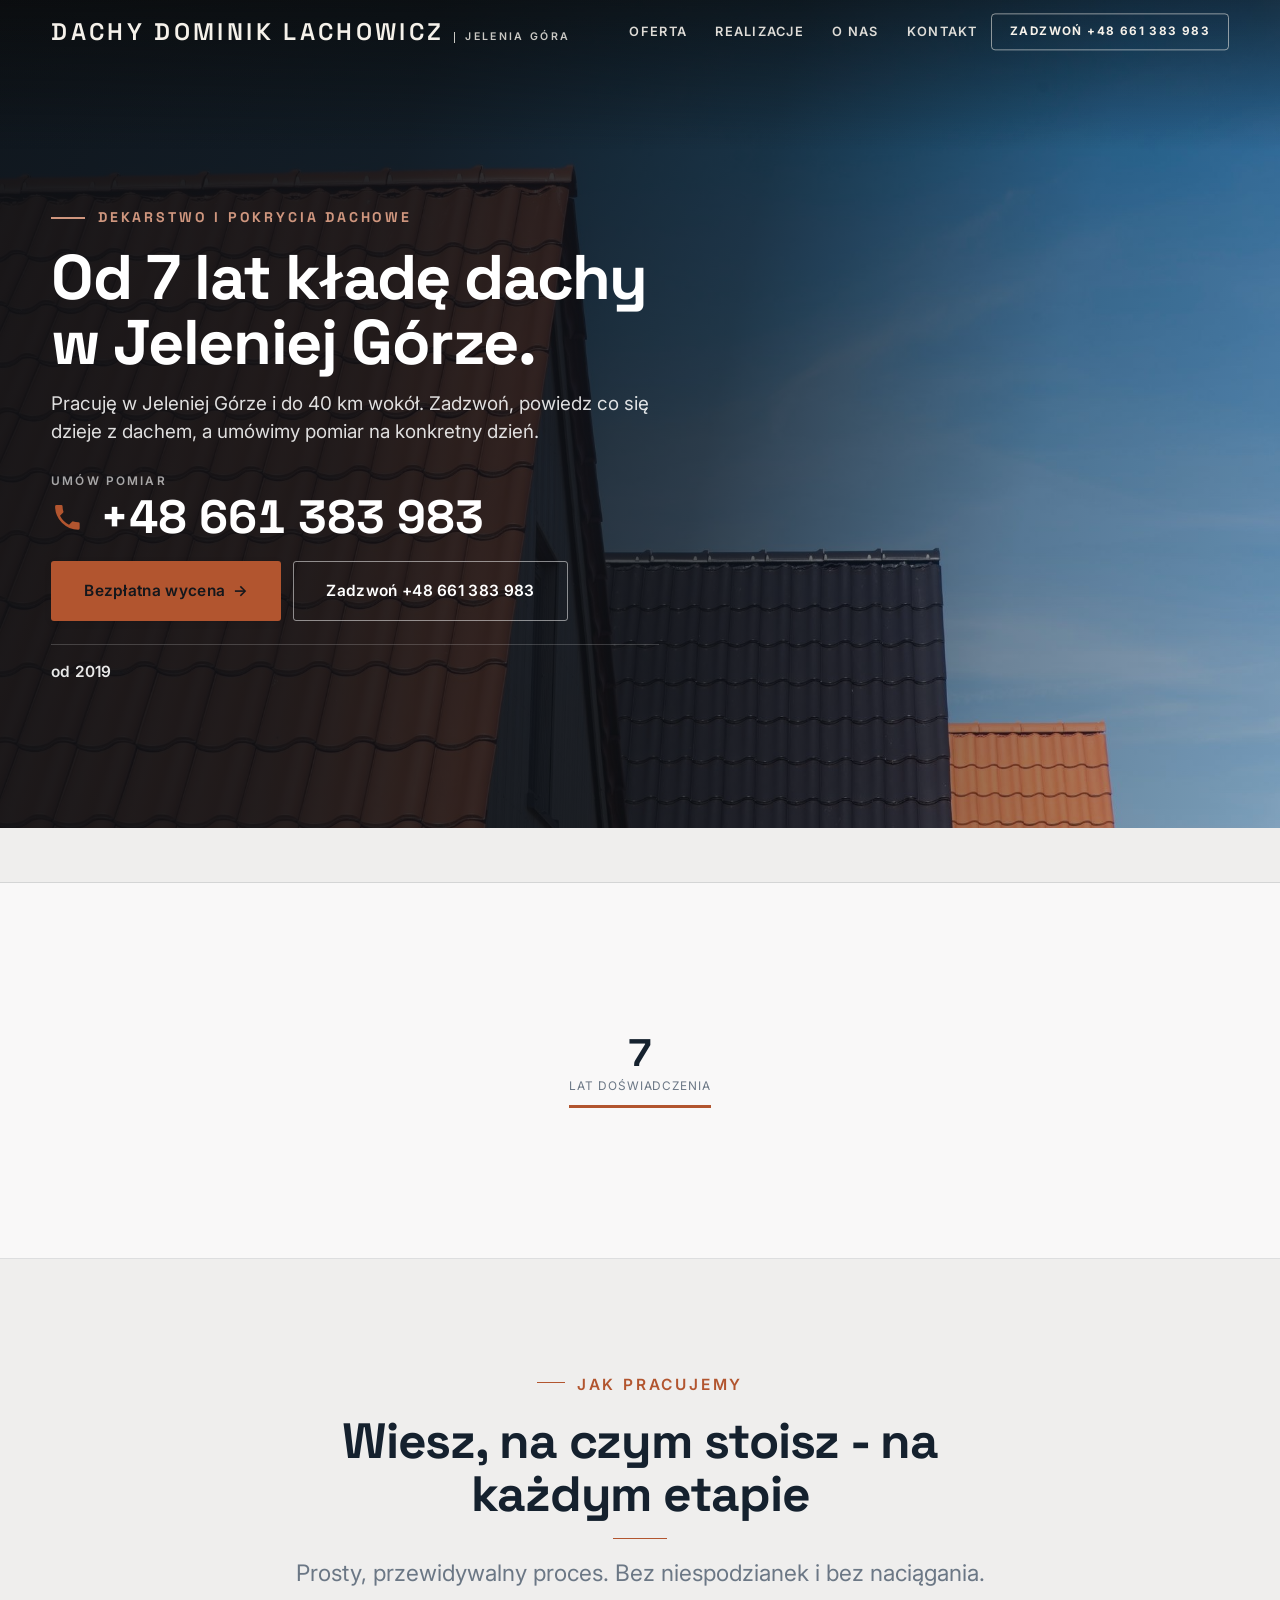
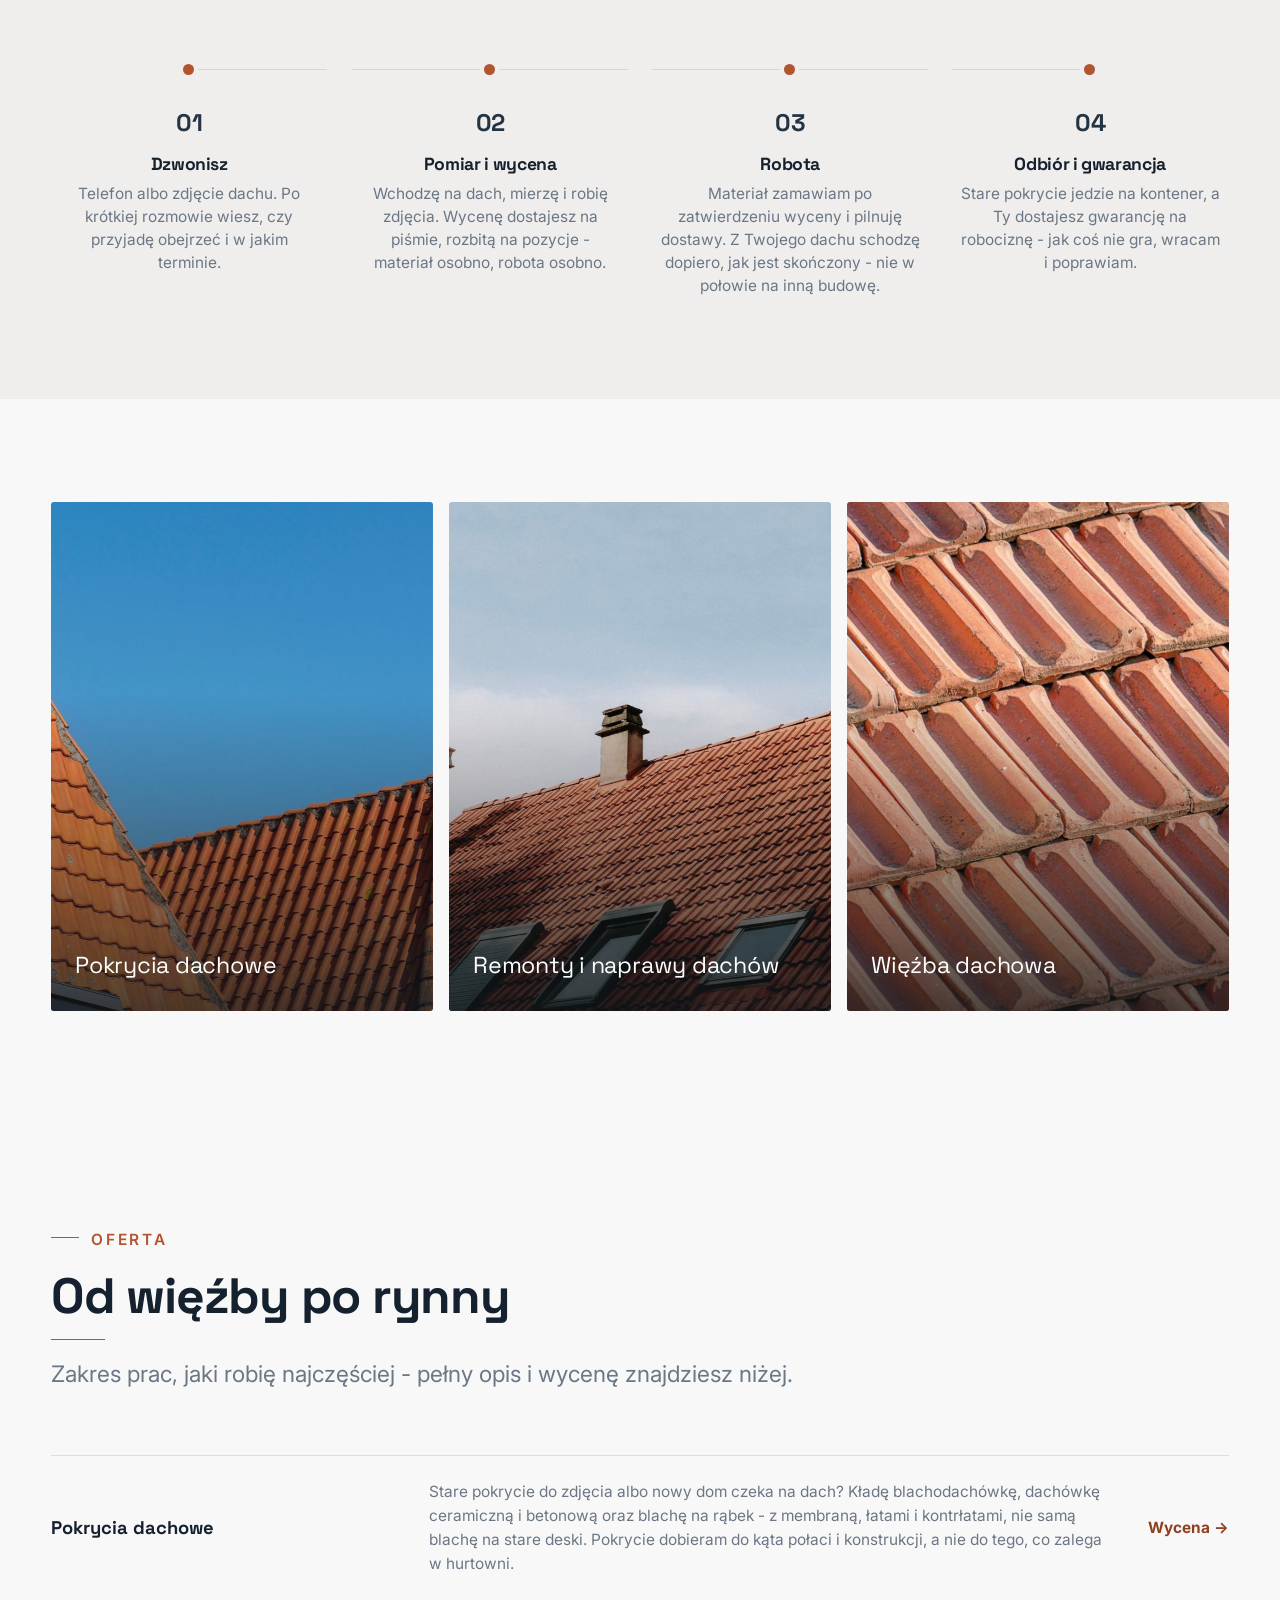
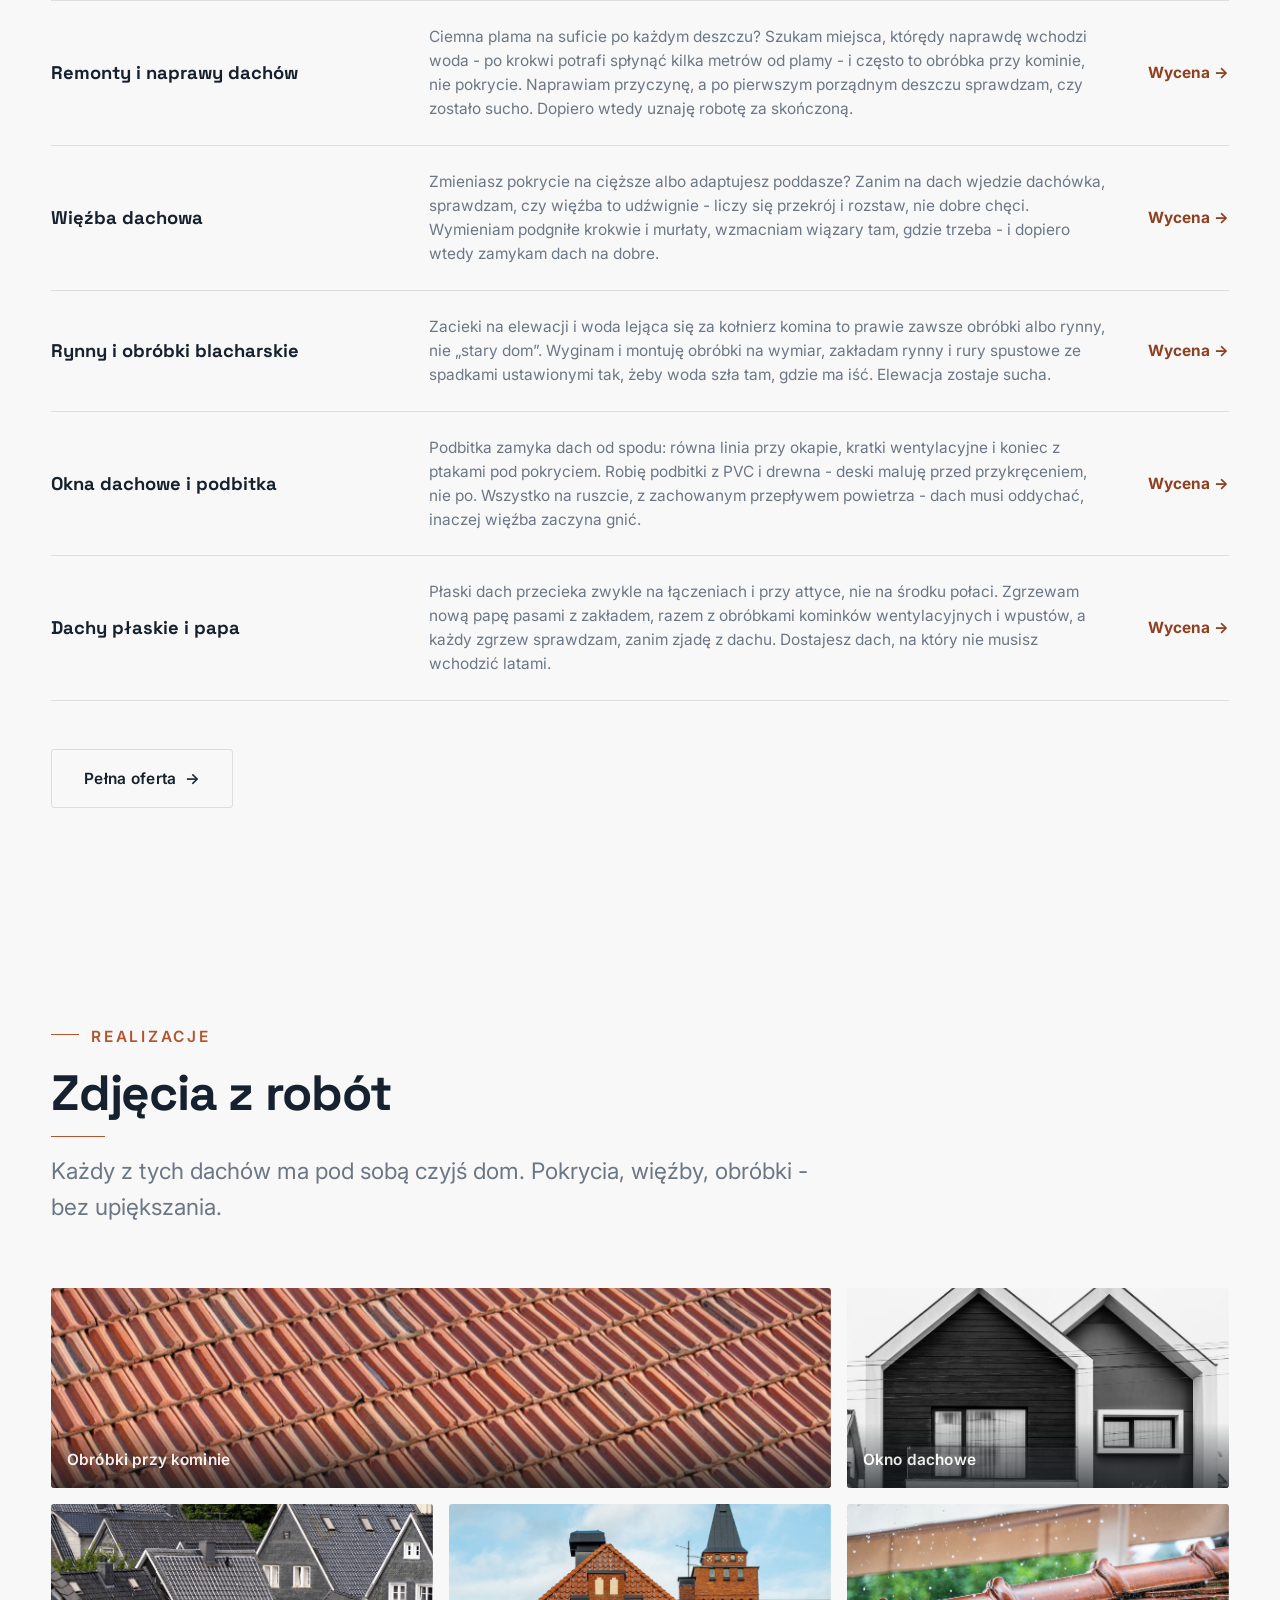
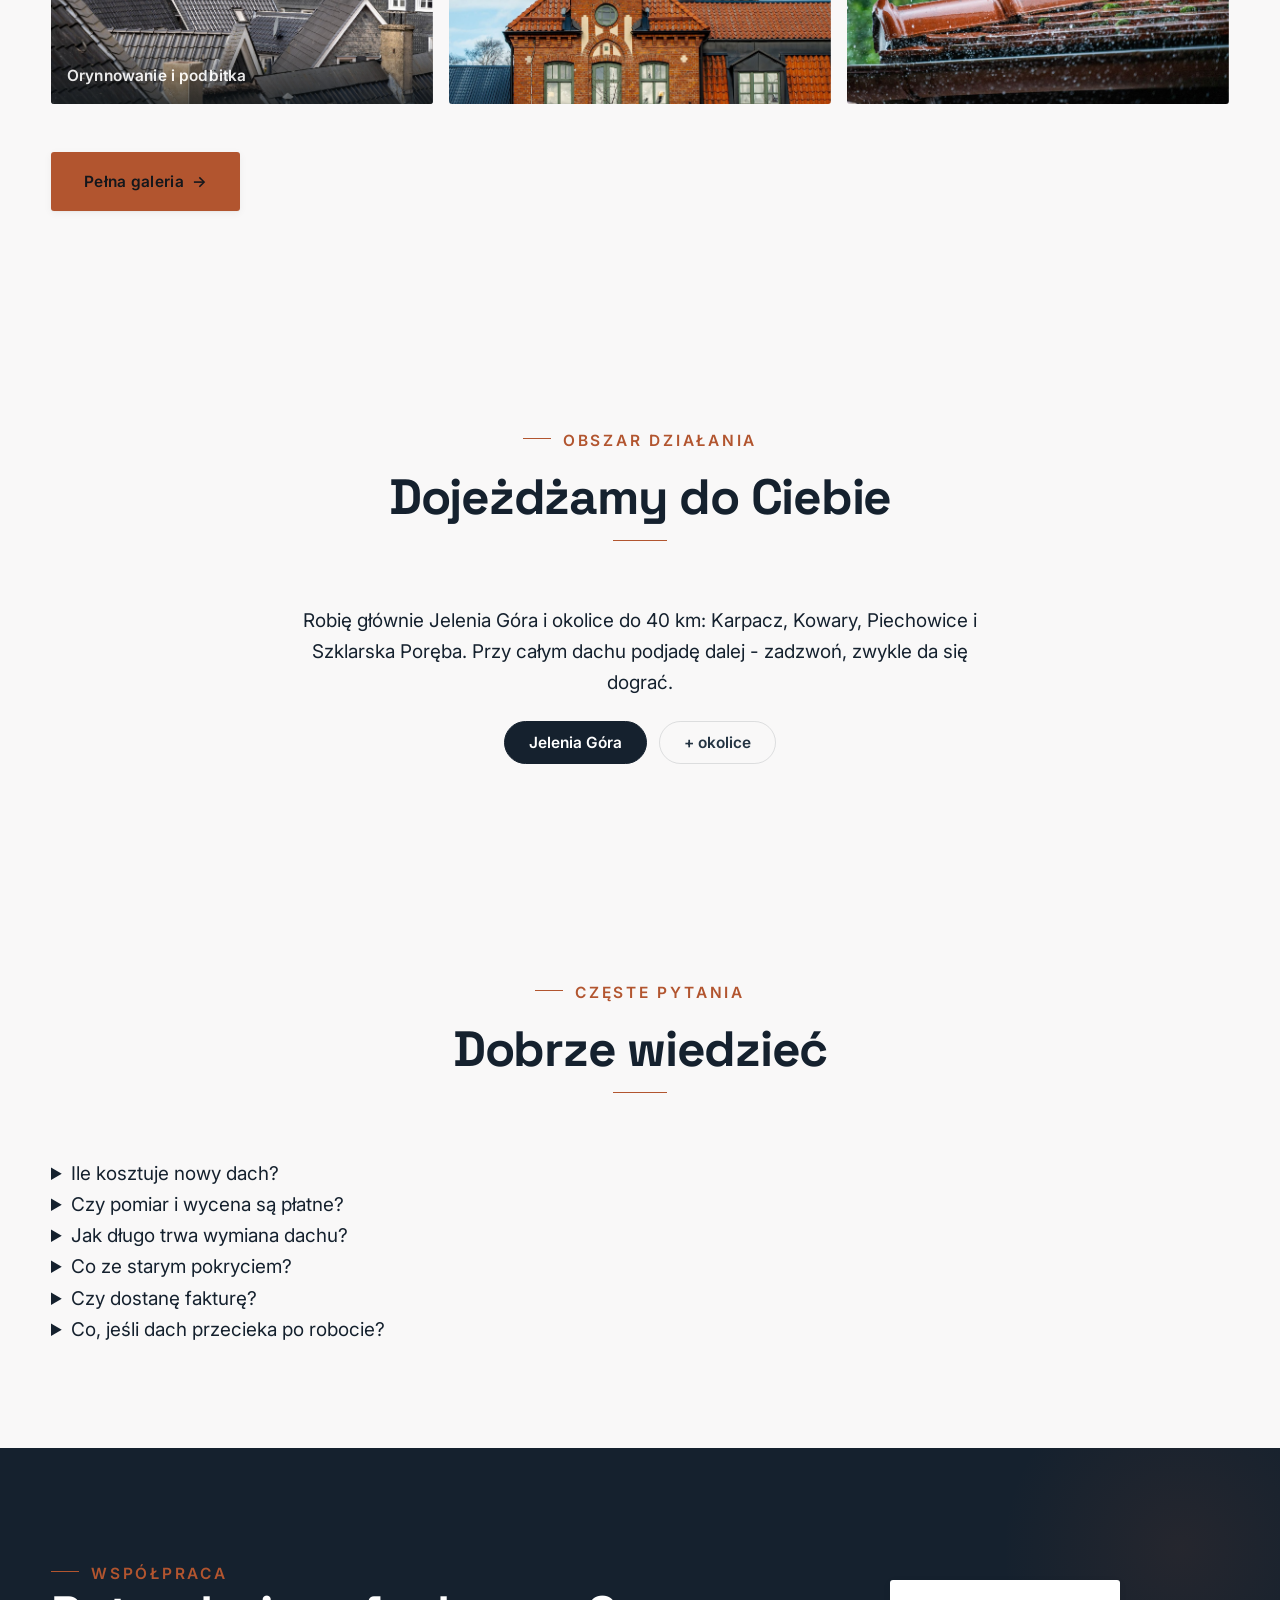
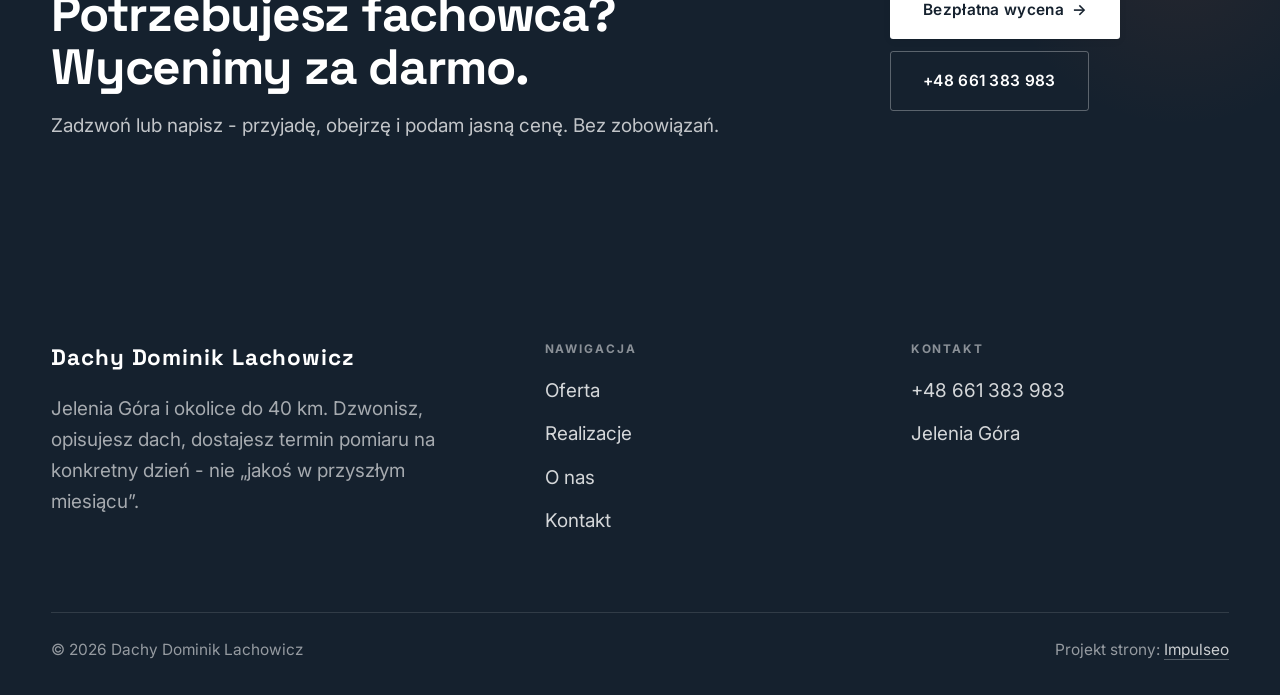
<file: index.html>
<!DOCTYPE html>
<html lang="pl">
<head>
<meta name="robots" content="noindex, nofollow">
<meta charset="UTF-8">
<meta name="viewport" content="width=device-width, initial-scale=1.0">
<title>Dachy Jelenia Góra - pokrycia i obróbki | Dachy Dominik Lachowicz</title>
<meta name="description" content="Dekarz w Jeleniej Górze: nowe pokrycia, remonty dachów, więźba, rynny i obróbki. Bezpłatny pomiar, cena przed robotą. Zadzwoń: +48 661 383 983.">
<link rel="preconnect" href="https://fonts.googleapis.com">
<link rel="preconnect" href="https://fonts.gstatic.com" crossorigin>
<link href="https://fonts.googleapis.com/css2?family=Space+Grotesk:wght@500;600;700&family=Inter:wght@400;500;600&display=swap" rel="stylesheet">
<link rel="stylesheet" href="assets/styles.css">
</head>
<body>

<header class="nav">
  <div class="wrap nav-inner">
    <a class="brand" href="index.html"><span class="name">Dachy Dominik Lachowicz</span><span class="sub">Jelenia Góra</span></a>
    <nav class="nav-links">
      <a href="oferta.html">Oferta</a>
      <a href="realizacje.html">Realizacje</a>
      <a href="o-nas.html">O nas</a>
      <a href="kontakt.html">Kontakt</a>
      <a href="tel:+48661383983" class="btn btn-accent">Zadzwoń +48 661 383 983</a>
    </nav>
    <button class="nav-toggle" aria-label="Menu"><span></span><span></span><span></span></button>
  </div>
</header>

<section class="hero-fach">
  <img class="hf-photo" src="img/hero.jpg" fetchpriority="high" data-rotate="img/g13.jpg|img/g14.jpg" alt="Dachy Dominik Lachowicz">
  <div class="hf-panel">
    <div class="hf-inner">
      <span class="hf-kicker">Dekarstwo i pokrycia dachowe</span>
      <h1 class="hf-title">Od 7 lat kładę dachy w Jeleniej Górze. <em></em></h1>
      <p class="hf-lead">Pracuję w Jeleniej Górze i do 40 km wokół. Zadzwoń, powiedz co się dzieje z dachem, a umówimy pomiar na konkretny dzień.</p>
      <a class="hf-phone" href="tel:+48661383983"><span class="hf-phone-lab">Umów pomiar</span><span class="hf-phone-num"><svg class="ico-tel" width="16" height="16" viewBox="0 0 24 24" fill="none" aria-hidden="true"><path d="M6.6 10.8a15.5 15.5 0 0 0 6.6 6.6l2.2-2.2a1 1 0 0 1 1-.24 11.4 11.4 0 0 0 3.6.58 1 1 0 0 1 1 1V20a1 1 0 0 1-1 1A17 17 0 0 1 3 4a1 1 0 0 1 1-1h3.5a1 1 0 0 1 1 1c0 1.25.2 2.46.58 3.6a1 1 0 0 1-.25 1l-2.23 2.2Z" fill="currentColor"/></svg> +48 661 383 983</span></a>
      <div class="hf-actions">
        <a href="kontakt.html" class="btn btn-accent">Bezpłatna wycena <span class="arr">→</span></a>
        <a href="tel:+48661383983" class="btn btn-ghost hf-ghost">Zadzwoń +48 661 383 983</a>
      </div>
      <div class="hf-trust">od 2019</div>
    </div>
  </div>
</section>
<section class="fach-promise">
  <div class="wrap">
    <ul class="fp-row reveal"><li>Bezpłatna wycena</li><li>Dojazd: Jelenia Góra i okolice</li><li>Gwarancja na robociznę</li></ul>
  </div>
</section>
<section class="trust-bar">
  <div class="wrap">
    <div class="tb-stats">
      <div class="tb-stat reveal"><span class="tb-num">7</span><span class="tb-lab">lat doświadczenia</span></div>
    </div>
  </div>
</section>
<section class="proces fachowcy">
  <div class="wrap">
    <div class="head center reveal">
      <span class="eyebrow">Jak pracujemy</span>
      <h2>Wiesz, na czym stoisz - na każdym etapie</h2>
      <p>Prosty, przewidywalny proces. Bez niespodzianek i bez naciągania.</p>
    </div>
    <ol class="proces-line">
      <li class="reveal"><span class="pno">01</span><h3>Dzwonisz</h3><p>Telefon albo zdjęcie dachu. Po krótkiej rozmowie wiesz, czy przyjadę obejrzeć i w jakim terminie.</p></li>
      <li class="reveal"><span class="pno">02</span><h3>Pomiar i wycena</h3><p>Wchodzę na dach, mierzę i robię zdjęcia. Wycenę dostajesz na piśmie, rozbitą na pozycje - materiał osobno, robota osobno.</p></li>
      <li class="reveal"><span class="pno">03</span><h3>Robota</h3><p>Materiał zamawiam po zatwierdzeniu wyceny i pilnuję dostawy. Z Twojego dachu schodzę dopiero, jak jest skończony - nie w połowie na inną budowę.</p></li>
      <li class="reveal"><span class="pno">04</span><h3>Odbiór i gwarancja</h3><p>Stare pokrycie jedzie na kontener, a Ty dostajesz gwarancję na robociznę - jak coś nie gra, wracam i poprawiam.</p></li>
    </ol>
  </div>
</section>
<section class="gateways-band">
  <div class="wrap">
    <div class="gateways">
      <a href="oferta.html" class="gateway reveal"><img src="img/g1.jpg" alt="Pokrycia dachowe" loading="lazy"><span class="g-ttl">Pokrycia dachowe</span></a>
      <a href="oferta.html" class="gateway reveal"><img src="img/g2.jpg" alt="Remonty i naprawy dachów" loading="lazy"><span class="g-ttl">Remonty i naprawy dachów</span></a>
      <a href="oferta.html" class="gateway reveal"><img src="img/g3.jpg" alt="Więźba dachowa" loading="lazy"><span class="g-ttl">Więźba dachowa</span></a>
    </div>
  </div>
</section>
<section class="fach-uslugi">
  <div class="wrap">
    <div class="head reveal">
      <span class="eyebrow">Oferta</span>
      <h2>Od więźby po rynny</h2>
      <p>Zakres prac, jaki robię najczęściej - pełny opis i wycenę znajdziesz niżej.</p>
    </div>
    <ul class="fu-list">
      <li class="fu-row reveal"><div class="fu-name">Pokrycia dachowe</div><div class="fu-desc">Stare pokrycie do zdjęcia albo nowy dom czeka na dach? Kładę blachodachówkę, dachówkę ceramiczną i betonową oraz blachę na rąbek - z membraną, łatami i kontrłatami, nie samą blachę na stare deski. Pokrycie dobieram do kąta połaci i konstrukcji, a nie do tego, co zalega w hurtowni.</div><a class="fu-cta" href="kontakt.html">Wycena <span class="arr">→</span></a></li>
      <li class="fu-row reveal"><div class="fu-name">Remonty i naprawy dachów</div><div class="fu-desc">Ciemna plama na suficie po każdym deszczu? Szukam miejsca, którędy naprawdę wchodzi woda - po krokwi potrafi spłynąć kilka metrów od plamy - i często to obróbka przy kominie, nie pokrycie. Naprawiam przyczynę, a po pierwszym porządnym deszczu sprawdzam, czy zostało sucho. Dopiero wtedy uznaję robotę za skończoną.</div><a class="fu-cta" href="kontakt.html">Wycena <span class="arr">→</span></a></li>
      <li class="fu-row reveal"><div class="fu-name">Więźba dachowa</div><div class="fu-desc">Zmieniasz pokrycie na cięższe albo adaptujesz poddasze? Zanim na dach wjedzie dachówka, sprawdzam, czy więźba to udźwignie - liczy się przekrój i rozstaw, nie dobre chęci. Wymieniam podgniłe krokwie i murłaty, wzmacniam wiązary tam, gdzie trzeba - i dopiero wtedy zamykam dach na dobre.</div><a class="fu-cta" href="kontakt.html">Wycena <span class="arr">→</span></a></li>
      <li class="fu-row reveal"><div class="fu-name">Rynny i obróbki blacharskie</div><div class="fu-desc">Zacieki na elewacji i woda lejąca się za kołnierz komina to prawie zawsze obróbki albo rynny, nie „stary dom”. Wyginam i montuję obróbki na wymiar, zakładam rynny i rury spustowe ze spadkami ustawionymi tak, żeby woda szła tam, gdzie ma iść. Elewacja zostaje sucha.</div><a class="fu-cta" href="kontakt.html">Wycena <span class="arr">→</span></a></li>
      <li class="fu-row reveal"><div class="fu-name">Okna dachowe i podbitka</div><div class="fu-desc">Podbitka zamyka dach od spodu: równa linia przy okapie, kratki wentylacyjne i koniec z ptakami pod pokryciem. Robię podbitki z PVC i drewna - deski maluję przed przykręceniem, nie po. Wszystko na ruszcie, z zachowanym przepływem powietrza - dach musi oddychać, inaczej więźba zaczyna gnić.</div><a class="fu-cta" href="kontakt.html">Wycena <span class="arr">→</span></a></li>
      <li class="fu-row reveal"><div class="fu-name">Dachy płaskie i papa</div><div class="fu-desc">Płaski dach przecieka zwykle na łączeniach i przy attyce, nie na środku połaci. Zgrzewam nową papę pasami z zakładem, razem z obróbkami kominków wentylacyjnych i wpustów, a każdy zgrzew sprawdzam, zanim zjadę z dachu. Dostajesz dach, na który nie musisz wchodzić latami.</div><a class="fu-cta" href="kontakt.html">Wycena <span class="arr">→</span></a></li>
    </ul>
    <div style="margin-top:var(--space-7)" class="reveal"><a href="oferta.html" class="btn btn-ghost">Pełna oferta <span class="arr">→</span></a></div>
  </div>
</section>
<section>
  <div class="wrap">
    <div class="head reveal">
      <span class="eyebrow">Realizacje</span>
      <h2>Zdjęcia z robót</h2>
      <p>Każdy z tych dachów ma pod sobą czyjś dom. Pokrycia, więźby, obróbki - bez upiększania.</p>
    </div>
    <div class="gallery">
      <div class="tile t-two3 reveal"><img src="img/g4.jpg" alt="Obróbki przy kominie" loading="lazy"><div class="cap">Obróbki przy kominie</div></div>
      <div class="tile t-third reveal"><img src="img/g5.jpg" alt="Okno dachowe" loading="lazy"><div class="cap">Okno dachowe</div></div>
      <div class="tile t-third reveal"><img src="img/g6.jpg" alt="Orynnowanie i podbitka" loading="lazy"><div class="cap">Orynnowanie i podbitka</div></div>
      <div class="tile t-third reveal"><img src="img/g7.jpg" alt="Dachy Dominik Lachowicz" loading="lazy"></div>
      <div class="tile t-third reveal"><img src="img/g9.jpg" alt="Dachy Dominik Lachowicz" loading="lazy"></div>
    </div>
    <div style="margin-top:var(--space-7)" class="reveal"><a href="realizacje.html" class="btn btn-accent">Pełna galeria <span class="arr">→</span></a></div>
  </div>
</section>
<section class="obszar">
  <div class="wrap">
    <div class="head center reveal">
      <span class="eyebrow">Obszar działania</span>
      <h2>Dojeżdżamy do Ciebie</h2>
    </div>
    <p class="obszar-txt reveal" style="text-align:center;max-width:60ch;margin:0 auto 1.4rem">Robię głównie Jelenia Góra i okolice do 40 km: Karpacz, Kowary, Piechowice i Szklarska Poręba. Przy całym dachu podjadę dalej - zadzwoń, zwykle da się dograć.</p>
    <ul class="obszar-list reveal"><li class="is-home">Jelenia Góra</li><li>+ okolice</li></ul>
  </div>
</section>
<section class="faq-klinika">
  <div class="wrap">
    <div class="head center reveal">
      <span class="eyebrow">Częste pytania</span>
      <h2>Dobrze wiedzieć</h2>
    </div>
    <div class="faq-list">
      <details class="faq-item reveal"><summary>Ile kosztuje nowy dach?</summary><p>Najwięcej robi pokrycie i skomplikowanie bryły - dwa kominy i trzy lukarny to inna robota niż prosta dwuspadówka. Dlatego wyceniam dopiero po wejściu na dach, za to na piśmie.</p></details>
      <details class="faq-item reveal"><summary>Czy pomiar i wycena są płatne?</summary><p>Nie. Pomiar i wycena w Jeleniej Górze i najbliższej okolicy są bezpłatne i do niczego nie zobowiązują.</p></details>
      <details class="faq-item reveal"><summary>Jak długo trwa wymiana dachu?</summary><p>Typowy dom to zwykle tydzień, dwa - zależnie od pokrycia i pogody. Termin i czas roboty znasz przed startem, a o przesunięciu przez pogodę mówię od razu, nie po fakcie.</p></details>
      <details class="faq-item reveal"><summary>Co ze starym pokryciem?</summary><p>Rozbiórka i wywóz są w wycenie, chyba że umówimy się inaczej. Stary eternit oddaję firmie z uprawnieniami do azbestu - tego nie wolno wywieźć byle gdzie i nie ma co ryzykować.</p></details>
      <details class="faq-item reveal"><summary>Czy dostanę fakturę?</summary><p>Tak, na firmę albo prywatnie. Kwoty na fakturze zgadzają się z wyceną - żadnych pozycji dopisanych na koniec.</p></details>
      <details class="faq-item reveal"><summary>Co, jeśli dach przecieka po robocie?</summary><p>Wracam i sprawdzam, gdzie puściło. Moja robota - poprawiam za darmo; przyczyna gdzie indziej - pokazuję zdjęcia i mówię, co z tym zrobić.</p></details>
    </div>
  </div>
</section>
<section class="cta">
  <div class="wrap">
    <div class="reveal">
      <span class="eyebrow">Współpraca</span>
      <h2>Potrzebujesz fachowca? Wycenimy za darmo.</h2>
      <p>Zadzwoń lub napisz - przyjadę, obejrzę i podam jasną cenę. Bez zobowiązań.</p>
    </div>
    <div class="cta-actions reveal">
      <a href="kontakt.html" class="btn btn-light">Bezpłatna wycena <span class="arr">→</span></a>
      <a href="tel:+48661383983" class="btn btn-ghost" style="color:#fff;border-color:rgba(255,255,255,.3)">+48 661 383 983</a>
    </div>
  </div>
</section>

<footer>
  <div class="wrap">
    <div class="foot-grid">
      <div class="foot-brand">
        <div class="name">Dachy Dominik Lachowicz</div>
        <p>Jelenia Góra i okolice do 40 km. Dzwonisz, opisujesz dach, dostajesz termin pomiaru na konkretny dzień - nie „jakoś w przyszłym miesiącu”.</p>
      </div>
      <div class="foot-col">
        <h4>Nawigacja</h4>
        <a href="oferta.html">Oferta</a>
        <a href="realizacje.html">Realizacje</a>
        <a href="o-nas.html">O nas</a>
        <a href="kontakt.html">Kontakt</a>
      </div>
      <div class="foot-col">
        <h4>Kontakt</h4>
        <a href="tel:+48661383983">+48 661 383 983</a>
        <p>Jelenia Góra</p>
      </div>
    </div>
    <div class="foot-bot">
      <span>© 2026 Dachy Dominik Lachowicz</span>
      <span>Projekt strony: <a class="foot-credit" href="https://impulseo.pl" target="_blank" rel="noopener">Impulseo</a></span>
    </div>
  </div>
</footer>
<div class="sticky-call"><a class="sc-call" href="tel:+48661383983"><svg class="ico-tel" width="16" height="16" viewBox="0 0 24 24" fill="none" aria-hidden="true"><path d="M6.6 10.8a15.5 15.5 0 0 0 6.6 6.6l2.2-2.2a1 1 0 0 1 1-.24 11.4 11.4 0 0 0 3.6.58 1 1 0 0 1 1 1V20a1 1 0 0 1-1 1A17 17 0 0 1 3 4a1 1 0 0 1 1-1h3.5a1 1 0 0 1 1 1c0 1.25.2 2.46.58 3.6a1 1 0 0 1-.25 1l-2.23 2.2Z" fill="currentColor"/></svg> Zadzwoń</a><a class="sc-quote" href="kontakt.html">Bezpłatna wycena</a></div>

<script src="assets/main.js"></script>
</body>
</html>
</file>
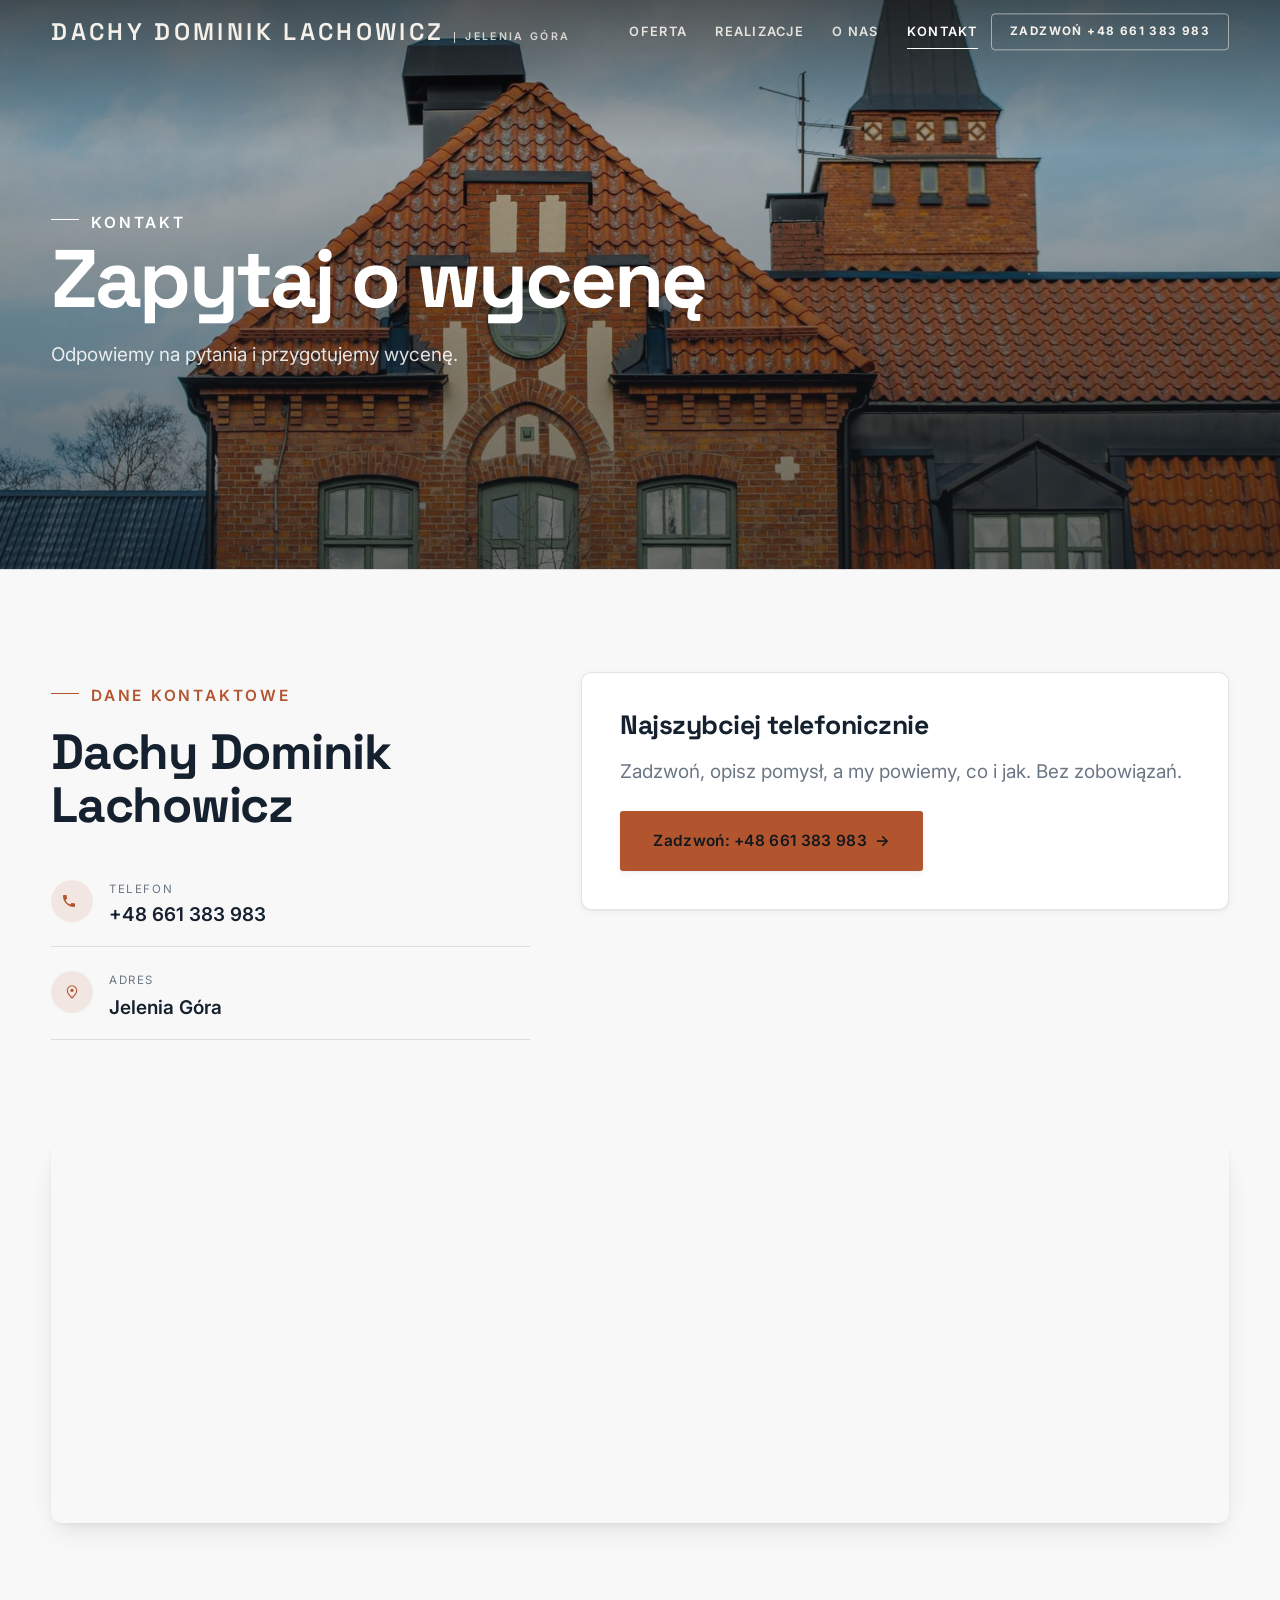
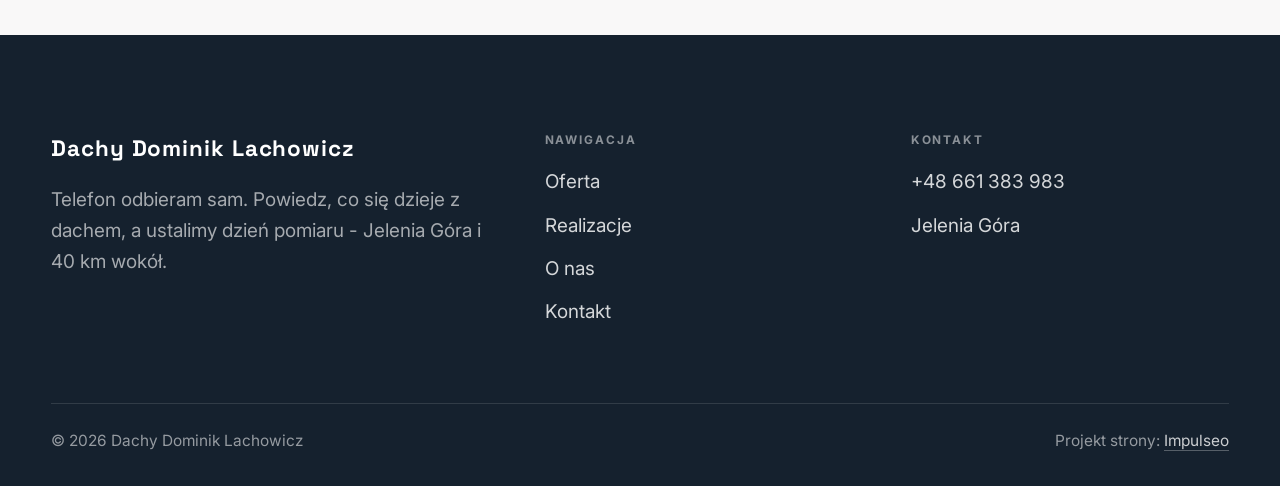
<file: kontakt.html>
<!DOCTYPE html>
<html lang="pl">
<head>
<meta name="robots" content="noindex, nofollow">
<meta charset="UTF-8">
<meta name="viewport" content="width=device-width, initial-scale=1.0">
<title>Kontakt - Dachy Dominik Lachowicz</title>
<meta name="description" content="Kontakt Dachy Dominik Lachowicz - Jelenia Góra">
<link rel="preconnect" href="https://fonts.googleapis.com">
<link rel="preconnect" href="https://fonts.gstatic.com" crossorigin>
<link href="https://fonts.googleapis.com/css2?family=Space+Grotesk:wght@500;600;700&family=Inter:wght@400;500;600&display=swap" rel="stylesheet">
<link rel="stylesheet" href="assets/styles.css">
</head>
<body>

<header class="nav">
  <div class="wrap nav-inner">
    <a class="brand" href="index.html"><span class="name">Dachy Dominik Lachowicz</span><span class="sub">Jelenia Góra</span></a>
    <nav class="nav-links">
      <a href="oferta.html">Oferta</a>
      <a href="realizacje.html">Realizacje</a>
      <a href="o-nas.html">O nas</a>
      <a href="kontakt.html" class="active">Kontakt</a>
      <a href="tel:+48661383983" class="btn btn-accent">Zadzwoń +48 661 383 983</a>
    </nav>
    <button class="nav-toggle" aria-label="Menu"><span></span><span></span><span></span></button>
  </div>
</header>

<section class="pagehead">
  <img src="img/g7.jpg" alt="Dachy Dominik Lachowicz - Zapytaj o wycenę">
  <div class="wrap">
    <span class="eyebrow">Kontakt</span>
    <h1>Zapytaj o wycenę</h1>
    <p>Odpowiemy na pytania i przygotujemy wycenę.</p>
  </div>
</section>
<section>
  <div class="wrap contact-grid">
    <div class="reveal">
      <span class="eyebrow">Dane kontaktowe</span>
      <h2 style="margin:var(--space-4) 0 var(--space-6)">Dachy Dominik Lachowicz</h2>
      <div class="info-list">
        <div class="info-row"><div class="ic"><svg class="ico-tel" width="16" height="16" viewBox="0 0 24 24" fill="none" aria-hidden="true"><path d="M6.6 10.8a15.5 15.5 0 0 0 6.6 6.6l2.2-2.2a1 1 0 0 1 1-.24 11.4 11.4 0 0 0 3.6.58 1 1 0 0 1 1 1V20a1 1 0 0 1-1 1A17 17 0 0 1 3 4a1 1 0 0 1 1-1h3.5a1 1 0 0 1 1 1c0 1.25.2 2.46.58 3.6a1 1 0 0 1-.25 1l-2.23 2.2Z" fill="currentColor"/></svg></div><div><div class="lbl">Telefon</div><a class="val" href="tel:+48661383983">+48 661 383 983</a></div></div>
        <div class="info-row"><div class="ic"><svg class="ico-pin" width="16" height="16" viewBox="0 0 24 24" fill="none" aria-hidden="true"><path d="M12 21s7-6.1 7-11.5A7 7 0 0 0 5 9.5C5 14.9 12 21 12 21Z" stroke="currentColor" stroke-width="1.6" fill="none"/><circle cx="12" cy="9.5" r="2.4" fill="currentColor"/></svg></div><div><div class="lbl">Adres</div><div class="val">Jelenia Góra</div></div></div>
      </div>
    </div>
    <div class="reveal">
      <div class="form">
        <h3 style="margin-bottom:var(--space-4)">Najszybciej telefonicznie</h3>
        <p class="muted" style="margin-bottom:var(--space-5)">Zadzwoń, opisz pomysł, a my powiemy, co i jak. Bez zobowiązań.</p>
        <a href="tel:+48661383983" class="btn btn-accent" style="justify-content:center">Zadzwoń: +48 661 383 983 <span class="arr">→</span></a>
      </div>
    </div>
  </div>
</section>
<section style="padding-top:0">
  <div class="wrap reveal">
    <iframe class="map" title="Dachy Dominik Lachowicz - Jelenia Góra" src="https://maps.google.com/maps?q=Dachy%20Dominik%20Lachowicz%20Jelenia%20G%C3%B3ra&z=15&output=embed" loading="lazy" referrerpolicy="no-referrer-when-downgrade"></iframe>
  </div>
</section>

<footer>
  <div class="wrap">
    <div class="foot-grid">
      <div class="foot-brand">
        <div class="name">Dachy Dominik Lachowicz</div>
        <p>Telefon odbieram sam. Powiedz, co się dzieje z dachem, a ustalimy dzień pomiaru - Jelenia Góra i 40 km wokół.</p>
      </div>
      <div class="foot-col">
        <h4>Nawigacja</h4>
        <a href="oferta.html">Oferta</a>
        <a href="realizacje.html">Realizacje</a>
        <a href="o-nas.html">O nas</a>
        <a href="kontakt.html">Kontakt</a>
      </div>
      <div class="foot-col">
        <h4>Kontakt</h4>
        <a href="tel:+48661383983">+48 661 383 983</a>
        <p>Jelenia Góra</p>
      </div>
    </div>
    <div class="foot-bot">
      <span>© 2026 Dachy Dominik Lachowicz</span>
      <span>Projekt strony: <a class="foot-credit" href="https://impulseo.pl" target="_blank" rel="noopener">Impulseo</a></span>
    </div>
  </div>
</footer>
<div class="sticky-call"><a class="sc-call" href="tel:+48661383983"><svg class="ico-tel" width="16" height="16" viewBox="0 0 24 24" fill="none" aria-hidden="true"><path d="M6.6 10.8a15.5 15.5 0 0 0 6.6 6.6l2.2-2.2a1 1 0 0 1 1-.24 11.4 11.4 0 0 0 3.6.58 1 1 0 0 1 1 1V20a1 1 0 0 1-1 1A17 17 0 0 1 3 4a1 1 0 0 1 1-1h3.5a1 1 0 0 1 1 1c0 1.25.2 2.46.58 3.6a1 1 0 0 1-.25 1l-2.23 2.2Z" fill="currentColor"/></svg> Zadzwoń</a><a class="sc-quote" href="kontakt.html">Bezpłatna wycena</a></div>

<script src="assets/main.js"></script>
</body>
</html>
</file>
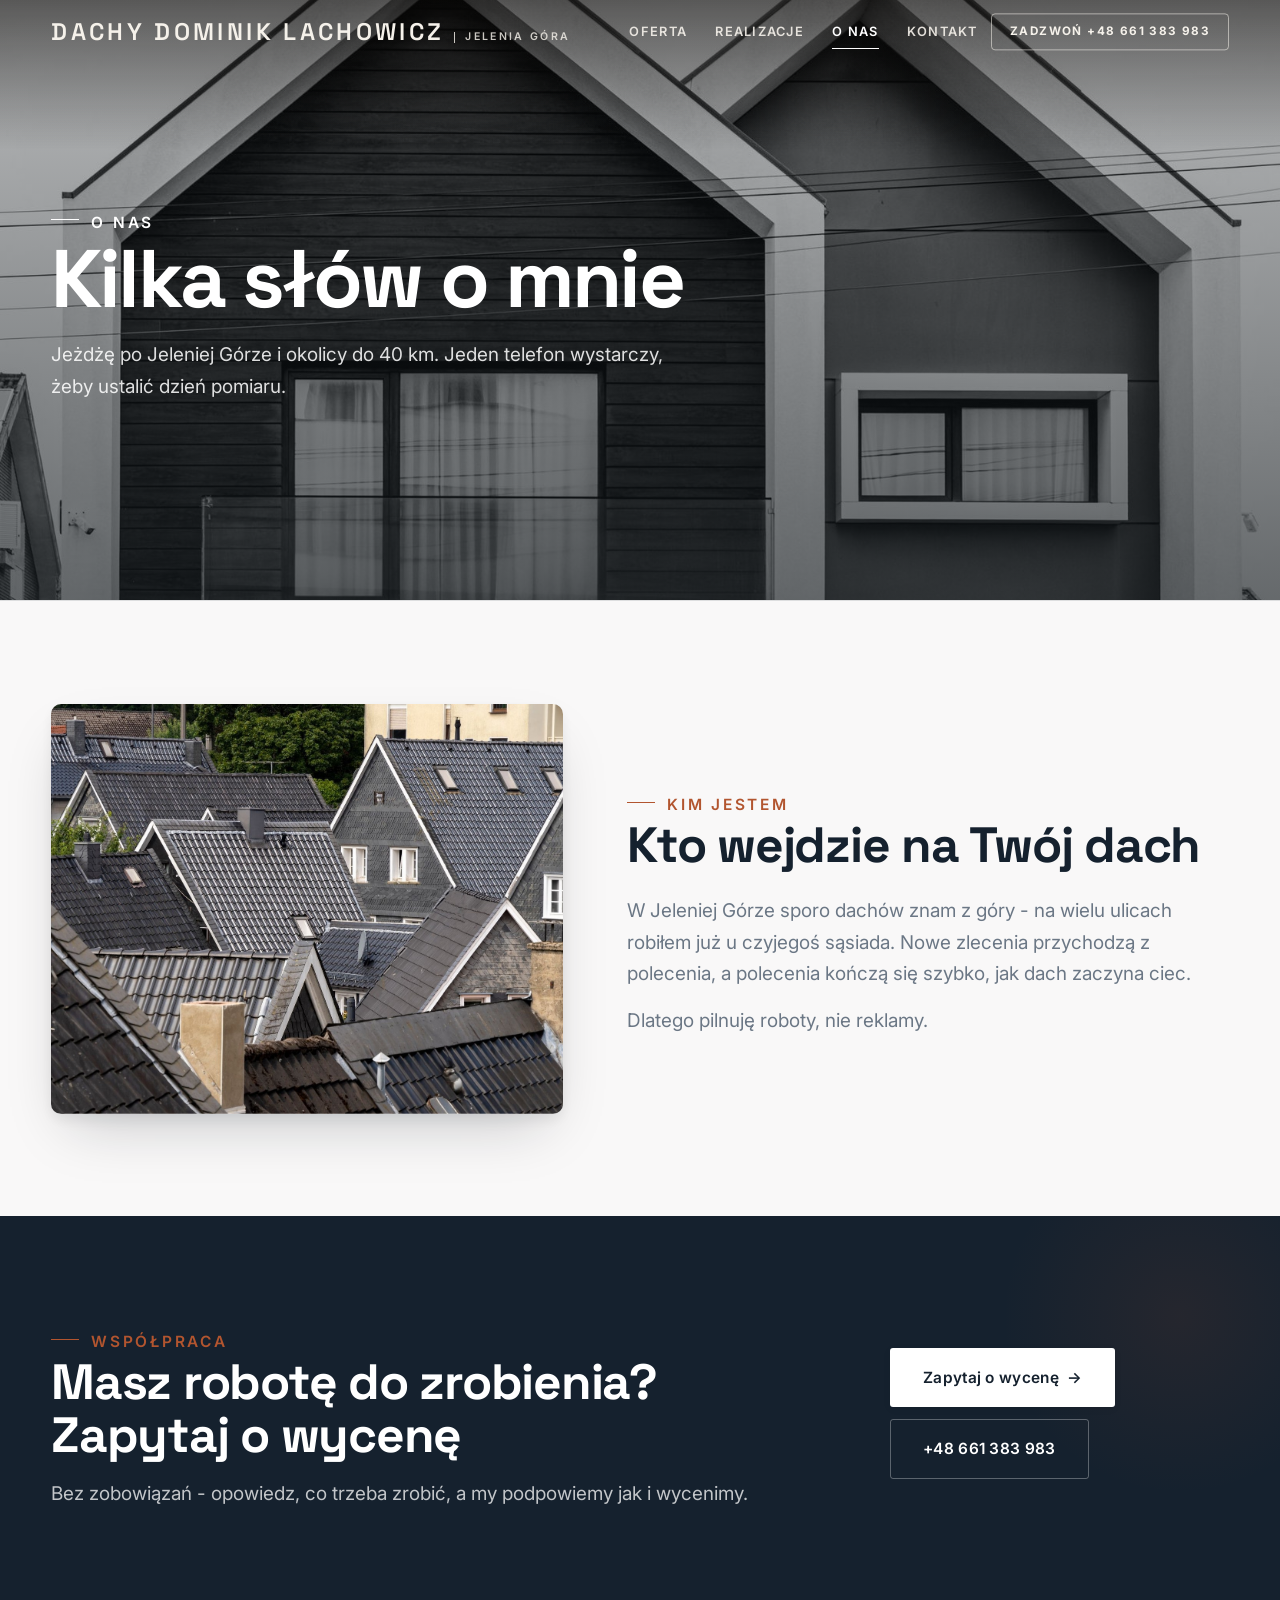
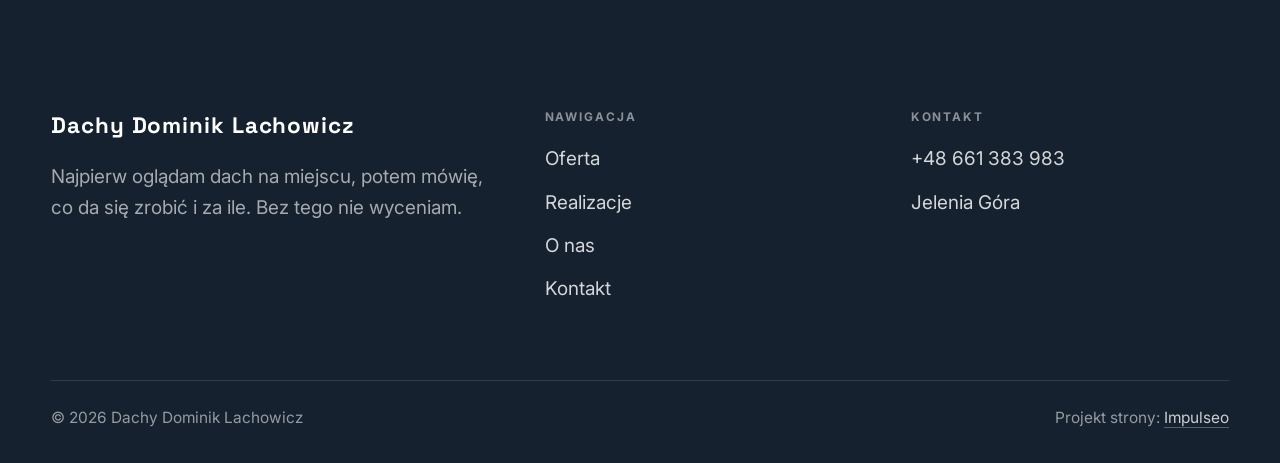
<file: o-nas.html>
<!DOCTYPE html>
<html lang="pl">
<head>
<meta name="robots" content="noindex, nofollow">
<meta charset="UTF-8">
<meta name="viewport" content="width=device-width, initial-scale=1.0">
<title>O nas - Dachy Dominik Lachowicz</title>
<meta name="description" content="Dekarz w Jeleniej Górze: nowe pokrycia, remonty dachów, więźba, rynny i obróbki. Bezpłatny pomiar, cena przed robotą. Zadzwoń: +48 661 383 983.">
<link rel="preconnect" href="https://fonts.googleapis.com">
<link rel="preconnect" href="https://fonts.gstatic.com" crossorigin>
<link href="https://fonts.googleapis.com/css2?family=Space+Grotesk:wght@500;600;700&family=Inter:wght@400;500;600&display=swap" rel="stylesheet">
<link rel="stylesheet" href="assets/styles.css">
</head>
<body>

<header class="nav">
  <div class="wrap nav-inner">
    <a class="brand" href="index.html"><span class="name">Dachy Dominik Lachowicz</span><span class="sub">Jelenia Góra</span></a>
    <nav class="nav-links">
      <a href="oferta.html">Oferta</a>
      <a href="realizacje.html">Realizacje</a>
      <a href="o-nas.html" class="active">O nas</a>
      <a href="kontakt.html">Kontakt</a>
      <a href="tel:+48661383983" class="btn btn-accent">Zadzwoń +48 661 383 983</a>
    </nav>
    <button class="nav-toggle" aria-label="Menu"><span></span><span></span><span></span></button>
  </div>
</header>

<section class="pagehead">
  <img src="img/g5.jpg" alt="Dachy Dominik Lachowicz - Kilka słów o mnie">
  <div class="wrap">
    <span class="eyebrow">O nas</span>
    <h1>Kilka słów o mnie</h1>
    <p>Jeżdżę po Jeleniej Górze i okolicy do 40 km. Jeden telefon wystarczy, żeby ustalić dzień pomiaru.</p>
  </div>
</section>
<section>
  <div class="wrap split">
    <div class="split-art reveal"><img src="img/g6.jpg" alt="Dachy Dominik Lachowicz" loading="lazy"></div>
    <div class="split-copy reveal">
      <span class="eyebrow">Kim jestem</span>
      <h2>Kto wejdzie na Twój dach</h2>
      <p class="muted">W Jeleniej Górze sporo dachów znam z góry - na wielu ulicach robiłem już u czyjegoś sąsiada. Nowe zlecenia przychodzą z polecenia, a polecenia kończą się szybko, jak dach zaczyna ciec.</p>
      <p class="muted">Dlatego pilnuję roboty, nie reklamy.</p>
    </div>
  </div>
</section>


<section class="cta">
  <div class="wrap">
    <div class="reveal">
      <span class="eyebrow">Współpraca</span>
      <h2>Masz robotę do zrobienia? Zapytaj o wycenę</h2>
      <p>Bez zobowiązań - opowiedz, co trzeba zrobić, a my podpowiemy jak i wycenimy.</p>
    </div>
    <div class="cta-actions reveal">
      <a href="kontakt.html" class="btn btn-light">Zapytaj o wycenę <span class="arr">→</span></a>
      <a href="tel:+48661383983" class="btn btn-ghost" style="color:#fff;border-color:rgba(255,255,255,.3)">+48 661 383 983</a>
    </div>
  </div>
</section>

<footer>
  <div class="wrap">
    <div class="foot-grid">
      <div class="foot-brand">
        <div class="name">Dachy Dominik Lachowicz</div>
        <p>Najpierw oglądam dach na miejscu, potem mówię, co da się zrobić i za ile. Bez tego nie wyceniam.</p>
      </div>
      <div class="foot-col">
        <h4>Nawigacja</h4>
        <a href="oferta.html">Oferta</a>
        <a href="realizacje.html">Realizacje</a>
        <a href="o-nas.html">O nas</a>
        <a href="kontakt.html">Kontakt</a>
      </div>
      <div class="foot-col">
        <h4>Kontakt</h4>
        <a href="tel:+48661383983">+48 661 383 983</a>
        <p>Jelenia Góra</p>
      </div>
    </div>
    <div class="foot-bot">
      <span>© 2026 Dachy Dominik Lachowicz</span>
      <span>Projekt strony: <a class="foot-credit" href="https://impulseo.pl" target="_blank" rel="noopener">Impulseo</a></span>
    </div>
  </div>
</footer>
<div class="sticky-call"><a class="sc-call" href="tel:+48661383983"><svg class="ico-tel" width="16" height="16" viewBox="0 0 24 24" fill="none" aria-hidden="true"><path d="M6.6 10.8a15.5 15.5 0 0 0 6.6 6.6l2.2-2.2a1 1 0 0 1 1-.24 11.4 11.4 0 0 0 3.6.58 1 1 0 0 1 1 1V20a1 1 0 0 1-1 1A17 17 0 0 1 3 4a1 1 0 0 1 1-1h3.5a1 1 0 0 1 1 1c0 1.25.2 2.46.58 3.6a1 1 0 0 1-.25 1l-2.23 2.2Z" fill="currentColor"/></svg> Zadzwoń</a><a class="sc-quote" href="kontakt.html">Bezpłatna wycena</a></div>

<script src="assets/main.js"></script>
</body>
</html>
</file>
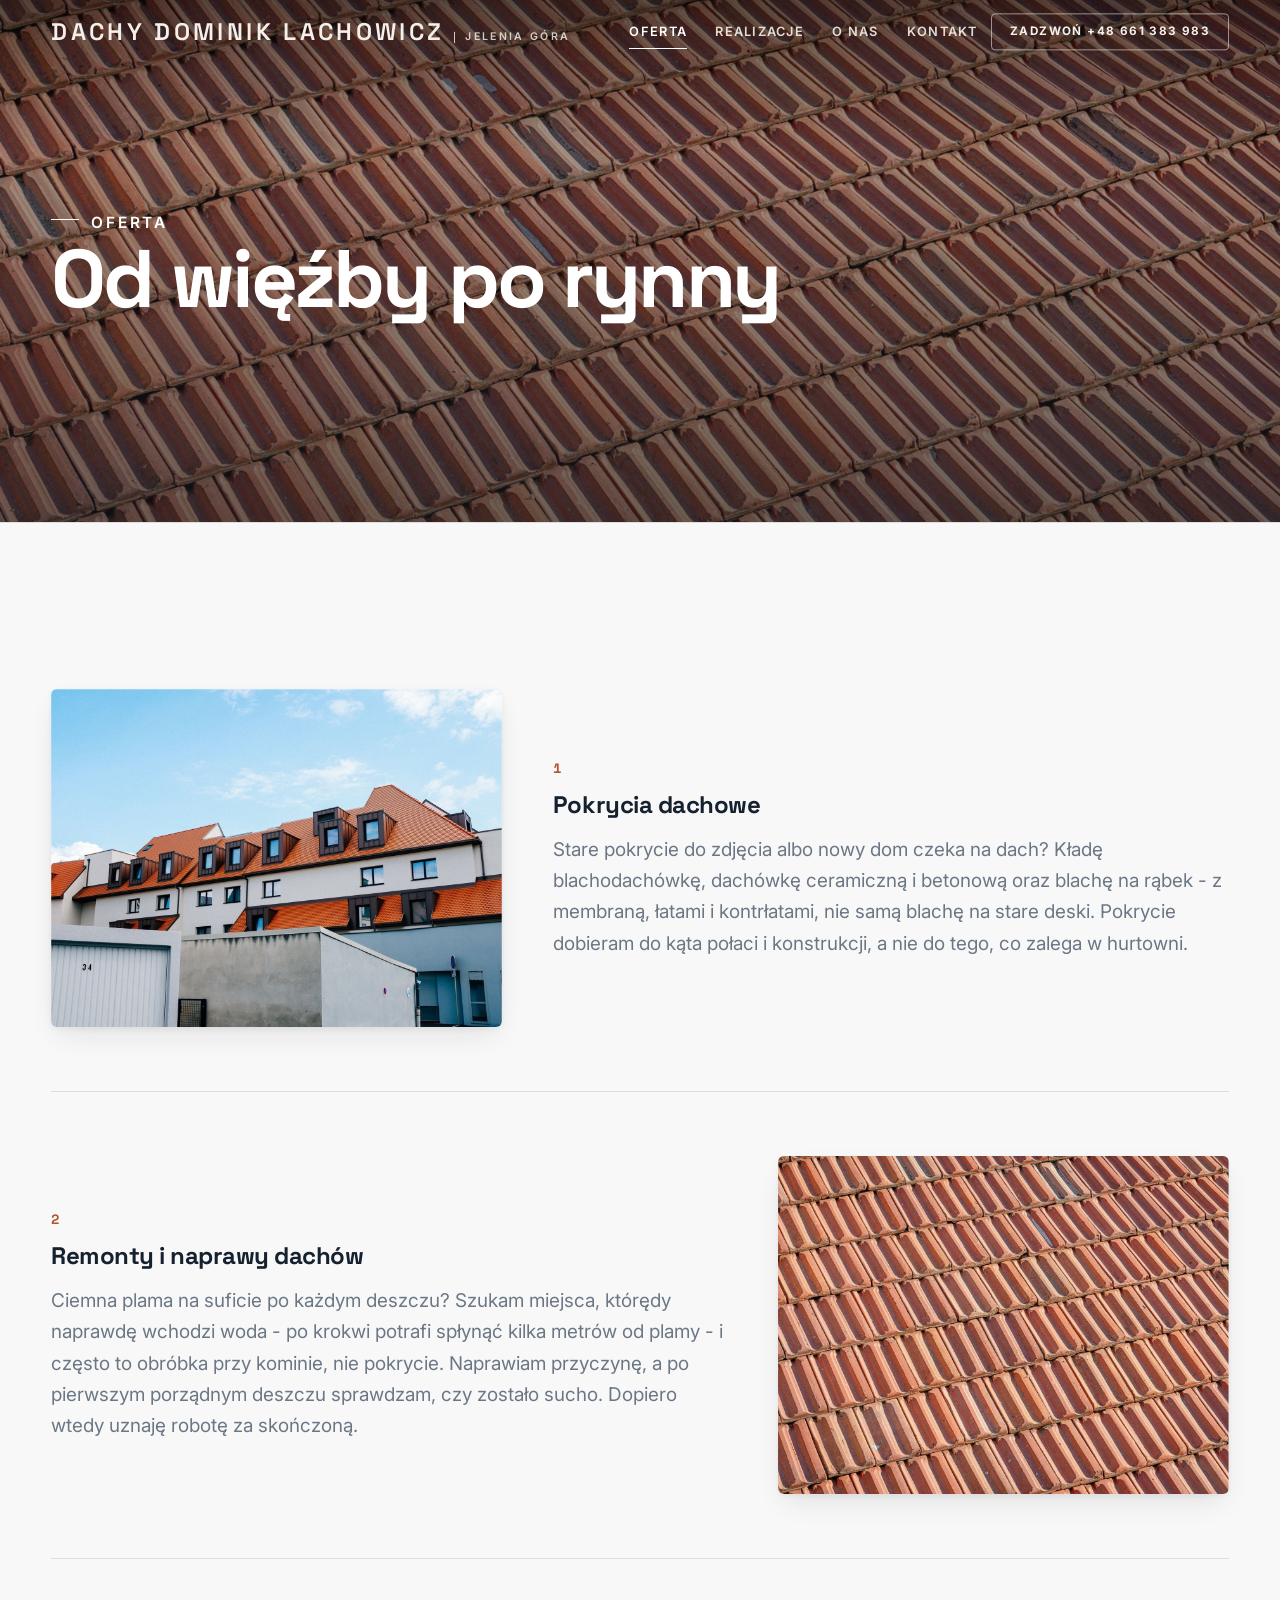
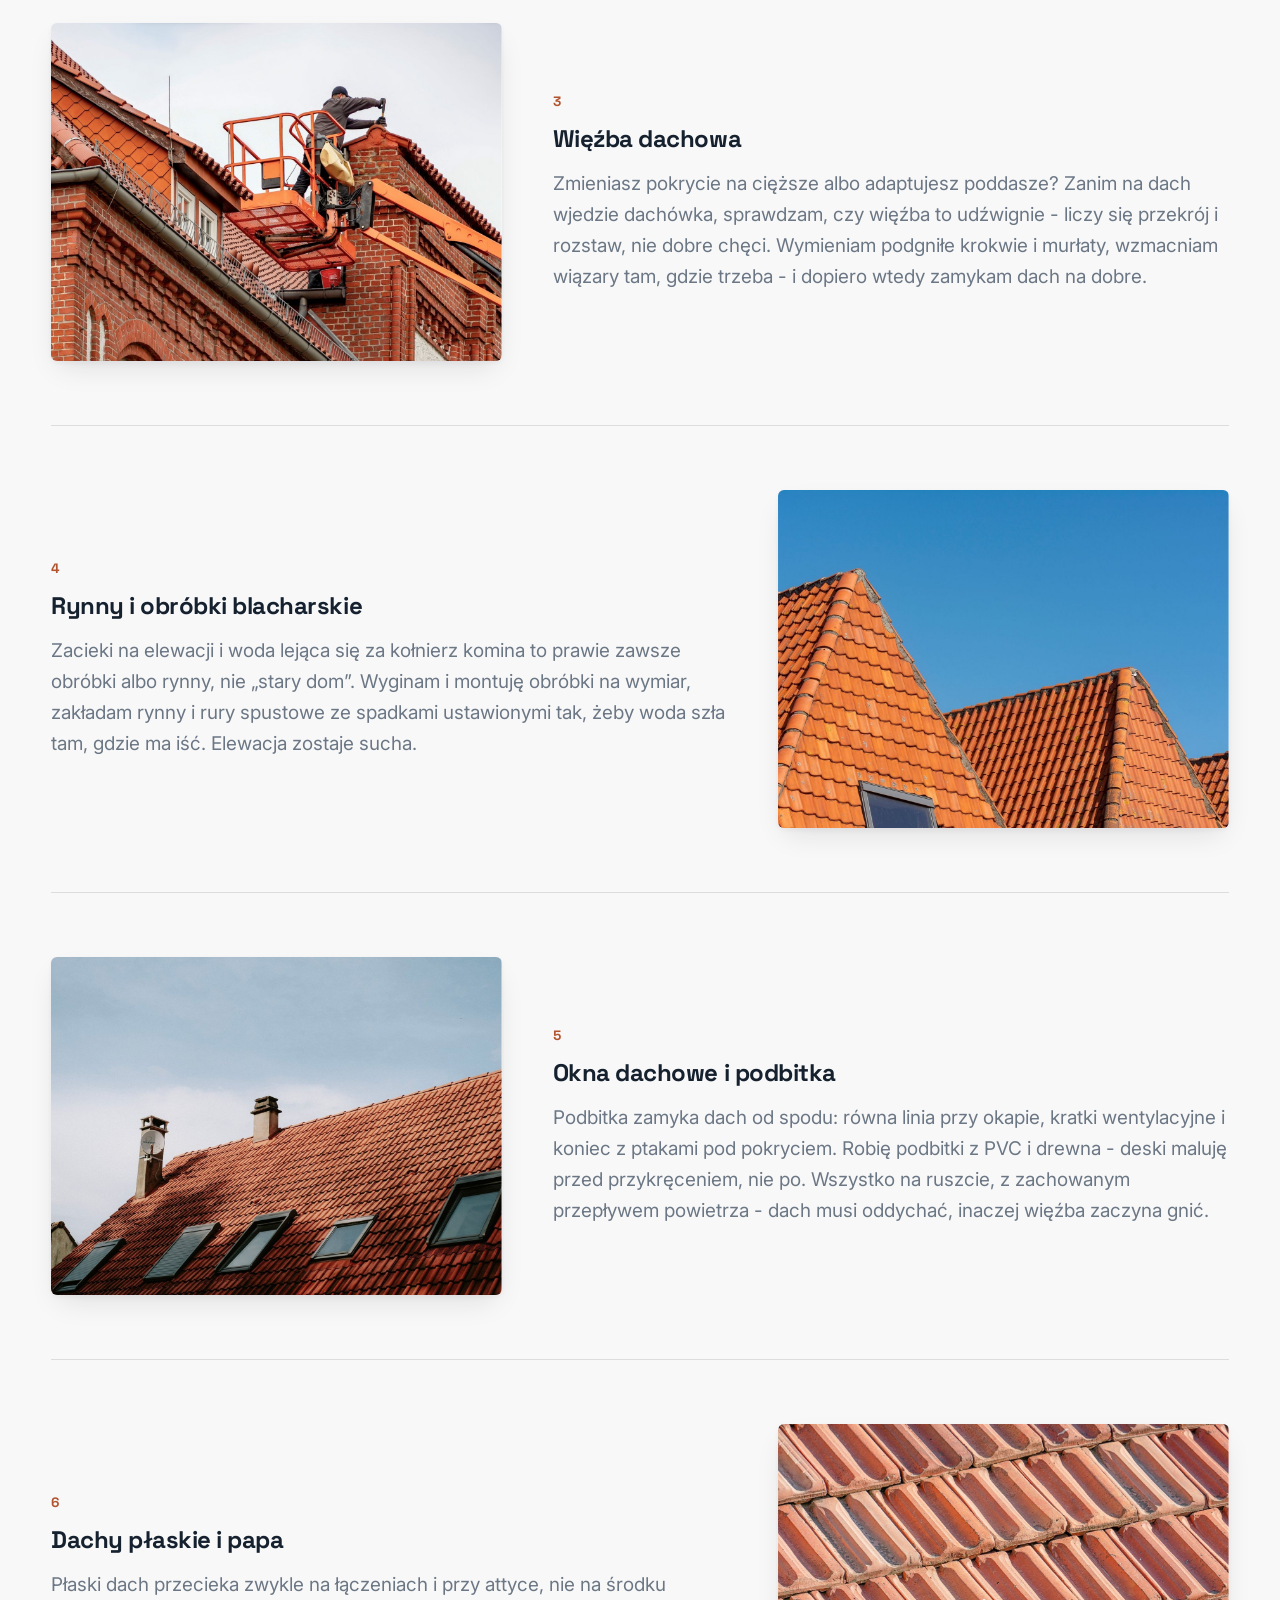
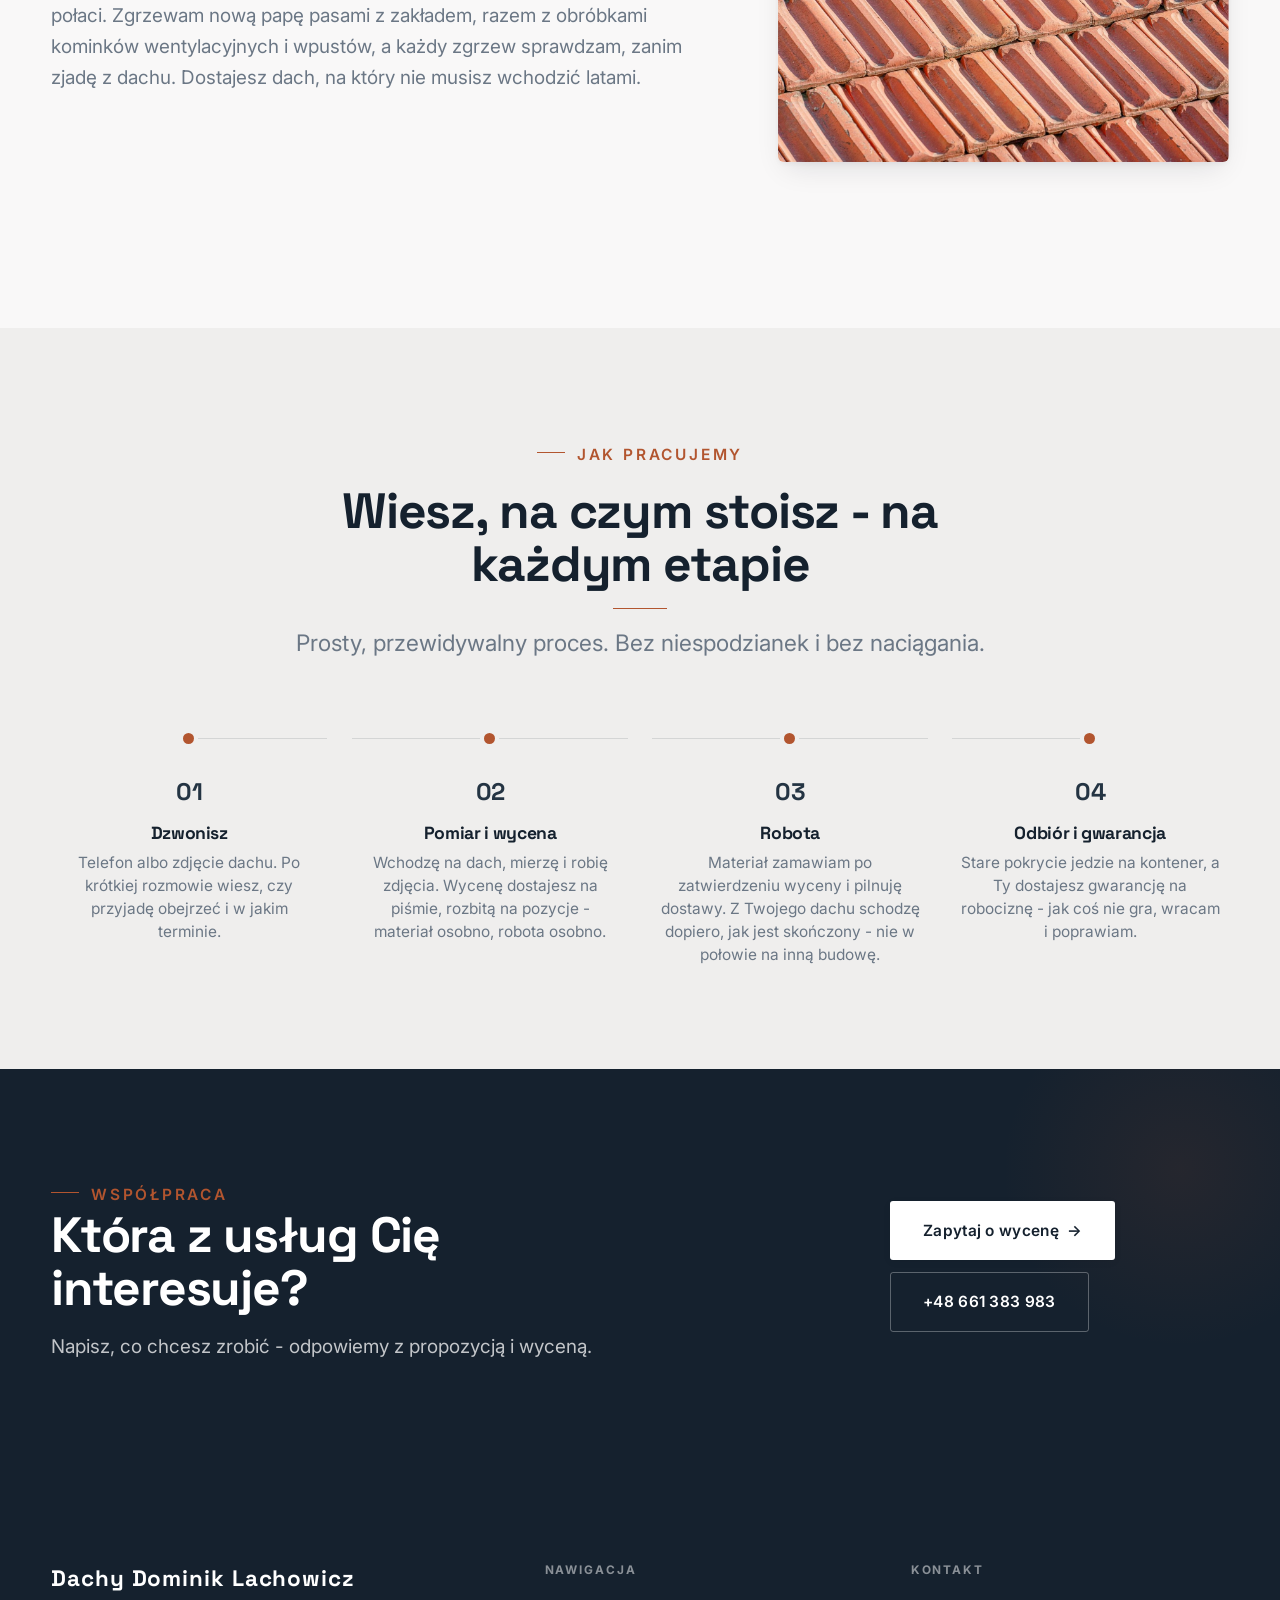
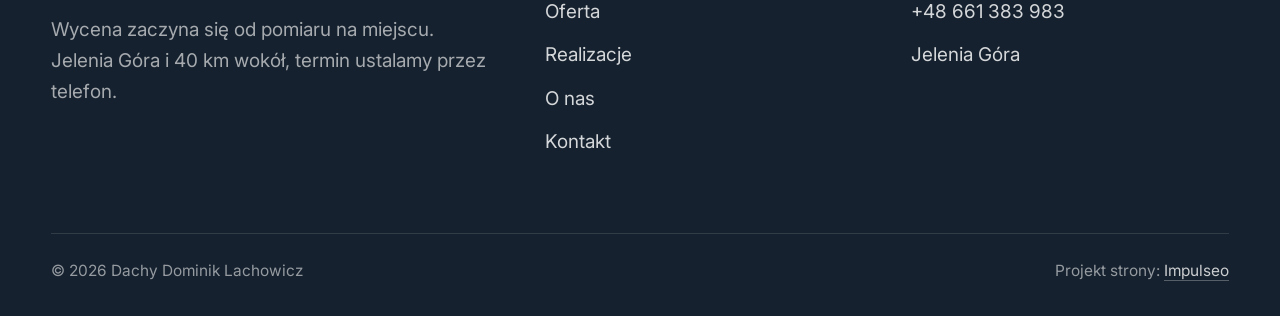
<file: oferta.html>
<!DOCTYPE html>
<html lang="pl">
<head>
<meta name="robots" content="noindex, nofollow">
<meta charset="UTF-8">
<meta name="viewport" content="width=device-width, initial-scale=1.0">
<title>Oferta - Dachy Dominik Lachowicz</title>
<meta name="description" content="Dekarz w Jeleniej Górze: nowe pokrycia, remonty dachów, więźba, rynny i obróbki. Bezpłatny pomiar, cena przed robotą. Zadzwoń: +48 661 383 983.">
<link rel="preconnect" href="https://fonts.googleapis.com">
<link rel="preconnect" href="https://fonts.gstatic.com" crossorigin>
<link href="https://fonts.googleapis.com/css2?family=Space+Grotesk:wght@500;600;700&family=Inter:wght@400;500;600&display=swap" rel="stylesheet">
<link rel="stylesheet" href="assets/styles.css">
</head>
<body>

<header class="nav">
  <div class="wrap nav-inner">
    <a class="brand" href="index.html"><span class="name">Dachy Dominik Lachowicz</span><span class="sub">Jelenia Góra</span></a>
    <nav class="nav-links">
      <a href="oferta.html" class="active">Oferta</a>
      <a href="realizacje.html">Realizacje</a>
      <a href="o-nas.html">O nas</a>
      <a href="kontakt.html">Kontakt</a>
      <a href="tel:+48661383983" class="btn btn-accent">Zadzwoń +48 661 383 983</a>
    </nav>
    <button class="nav-toggle" aria-label="Menu"><span></span><span></span><span></span></button>
  </div>
</header>

<section class="pagehead">
  <img src="img/g4.jpg" alt="Dachy Dominik Lachowicz - Od więźby po rynny">
  <div class="wrap">
    <span class="eyebrow">Oferta</span>
    <h1>Od więźby po rynny</h1>
  </div>
</section>
<section>
  <div class="wrap">
    <div class="svc-row reveal">
      <div class="svc-row-art"><img src="img/g11.jpg" alt="Pokrycia dachowe" loading="lazy"></div>
      <div>
        <span class="num">01</span>
        <h3>Pokrycia dachowe</h3>
        <p class="muted">Stare pokrycie do zdjęcia albo nowy dom czeka na dach? Kładę blachodachówkę, dachówkę ceramiczną i betonową oraz blachę na rąbek - z membraną, łatami i kontrłatami, nie samą blachę na stare deski. Pokrycie dobieram do kąta połaci i konstrukcji, a nie do tego, co zalega w hurtowni.</p>
      </div>
    </div>
    <div class="svc-row rev reveal">
      <div class="svc-row-art"><img src="img/g12.jpg" alt="Remonty i naprawy dachów" loading="lazy"></div>
      <div>
        <span class="num">02</span>
        <h3>Remonty i naprawy dachów</h3>
        <p class="muted">Ciemna plama na suficie po każdym deszczu? Szukam miejsca, którędy naprawdę wchodzi woda - po krokwi potrafi spłynąć kilka metrów od plamy - i często to obróbka przy kominie, nie pokrycie. Naprawiam przyczynę, a po pierwszym porządnym deszczu sprawdzam, czy zostało sucho. Dopiero wtedy uznaję robotę za skończoną.</p>
      </div>
    </div>
    <div class="svc-row reveal">
      <div class="svc-row-art"><img src="img/about.jpg" alt="Więźba dachowa" loading="lazy"></div>
      <div>
        <span class="num">03</span>
        <h3>Więźba dachowa</h3>
        <p class="muted">Zmieniasz pokrycie na cięższe albo adaptujesz poddasze? Zanim na dach wjedzie dachówka, sprawdzam, czy więźba to udźwignie - liczy się przekrój i rozstaw, nie dobre chęci. Wymieniam podgniłe krokwie i murłaty, wzmacniam wiązary tam, gdzie trzeba - i dopiero wtedy zamykam dach na dobre.</p>
      </div>
    </div>
    <div class="svc-row rev reveal">
      <div class="svc-row-art"><img src="img/g1.jpg" alt="Rynny i obróbki blacharskie" loading="lazy"></div>
      <div>
        <span class="num">04</span>
        <h3>Rynny i obróbki blacharskie</h3>
        <p class="muted">Zacieki na elewacji i woda lejąca się za kołnierz komina to prawie zawsze obróbki albo rynny, nie „stary dom”. Wyginam i montuję obróbki na wymiar, zakładam rynny i rury spustowe ze spadkami ustawionymi tak, żeby woda szła tam, gdzie ma iść. Elewacja zostaje sucha.</p>
      </div>
    </div>
    <div class="svc-row reveal">
      <div class="svc-row-art"><img src="img/g2.jpg" alt="Okna dachowe i podbitka" loading="lazy"></div>
      <div>
        <span class="num">05</span>
        <h3>Okna dachowe i podbitka</h3>
        <p class="muted">Podbitka zamyka dach od spodu: równa linia przy okapie, kratki wentylacyjne i koniec z ptakami pod pokryciem. Robię podbitki z PVC i drewna - deski maluję przed przykręceniem, nie po. Wszystko na ruszcie, z zachowanym przepływem powietrza - dach musi oddychać, inaczej więźba zaczyna gnić.</p>
      </div>
    </div>
    <div class="svc-row rev reveal">
      <div class="svc-row-art"><img src="img/g3.jpg" alt="Dachy płaskie i papa" loading="lazy"></div>
      <div>
        <span class="num">06</span>
        <h3>Dachy płaskie i papa</h3>
        <p class="muted">Płaski dach przecieka zwykle na łączeniach i przy attyce, nie na środku połaci. Zgrzewam nową papę pasami z zakładem, razem z obróbkami kominków wentylacyjnych i wpustów, a każdy zgrzew sprawdzam, zanim zjadę z dachu. Dostajesz dach, na który nie musisz wchodzić latami.</p>
      </div>
    </div>
  </div>
</section>
<section class="proces">
  <div class="wrap">
    <div class="head center reveal">
      <span class="eyebrow">Jak pracujemy</span>
      <h2>Wiesz, na czym stoisz - na każdym etapie</h2>
      <p>Prosty, przewidywalny proces. Bez niespodzianek i bez naciągania.</p>
    </div>
    <ol class="proces-line">
      <li class="reveal"><span class="pno">01</span><h3>Dzwonisz</h3><p>Telefon albo zdjęcie dachu. Po krótkiej rozmowie wiesz, czy przyjadę obejrzeć i w jakim terminie.</p></li>
      <li class="reveal"><span class="pno">02</span><h3>Pomiar i wycena</h3><p>Wchodzę na dach, mierzę i robię zdjęcia. Wycenę dostajesz na piśmie, rozbitą na pozycje - materiał osobno, robota osobno.</p></li>
      <li class="reveal"><span class="pno">03</span><h3>Robota</h3><p>Materiał zamawiam po zatwierdzeniu wyceny i pilnuję dostawy. Z Twojego dachu schodzę dopiero, jak jest skończony - nie w połowie na inną budowę.</p></li>
      <li class="reveal"><span class="pno">04</span><h3>Odbiór i gwarancja</h3><p>Stare pokrycie jedzie na kontener, a Ty dostajesz gwarancję na robociznę - jak coś nie gra, wracam i poprawiam.</p></li>
    </ol>
  </div>
</section>
<section class="cta">
  <div class="wrap">
    <div class="reveal">
      <span class="eyebrow">Współpraca</span>
      <h2>Która z usług Cię interesuje?</h2>
      <p>Napisz, co chcesz zrobić - odpowiemy z propozycją i wyceną.</p>
    </div>
    <div class="cta-actions reveal">
      <a href="kontakt.html" class="btn btn-light">Zapytaj o wycenę <span class="arr">→</span></a>
      <a href="tel:+48661383983" class="btn btn-ghost" style="color:#fff;border-color:rgba(255,255,255,.3)">+48 661 383 983</a>
    </div>
  </div>
</section>

<footer>
  <div class="wrap">
    <div class="foot-grid">
      <div class="foot-brand">
        <div class="name">Dachy Dominik Lachowicz</div>
        <p>Wycena zaczyna się od pomiaru na miejscu. Jelenia Góra i 40 km wokół, termin ustalamy przez telefon.</p>
      </div>
      <div class="foot-col">
        <h4>Nawigacja</h4>
        <a href="oferta.html">Oferta</a>
        <a href="realizacje.html">Realizacje</a>
        <a href="o-nas.html">O nas</a>
        <a href="kontakt.html">Kontakt</a>
      </div>
      <div class="foot-col">
        <h4>Kontakt</h4>
        <a href="tel:+48661383983">+48 661 383 983</a>
        <p>Jelenia Góra</p>
      </div>
    </div>
    <div class="foot-bot">
      <span>© 2026 Dachy Dominik Lachowicz</span>
      <span>Projekt strony: <a class="foot-credit" href="https://impulseo.pl" target="_blank" rel="noopener">Impulseo</a></span>
    </div>
  </div>
</footer>
<div class="sticky-call"><a class="sc-call" href="tel:+48661383983"><svg class="ico-tel" width="16" height="16" viewBox="0 0 24 24" fill="none" aria-hidden="true"><path d="M6.6 10.8a15.5 15.5 0 0 0 6.6 6.6l2.2-2.2a1 1 0 0 1 1-.24 11.4 11.4 0 0 0 3.6.58 1 1 0 0 1 1 1V20a1 1 0 0 1-1 1A17 17 0 0 1 3 4a1 1 0 0 1 1-1h3.5a1 1 0 0 1 1 1c0 1.25.2 2.46.58 3.6a1 1 0 0 1-.25 1l-2.23 2.2Z" fill="currentColor"/></svg> Zadzwoń</a><a class="sc-quote" href="kontakt.html">Bezpłatna wycena</a></div>

<script src="assets/main.js"></script>
</body>
</html>
</file>
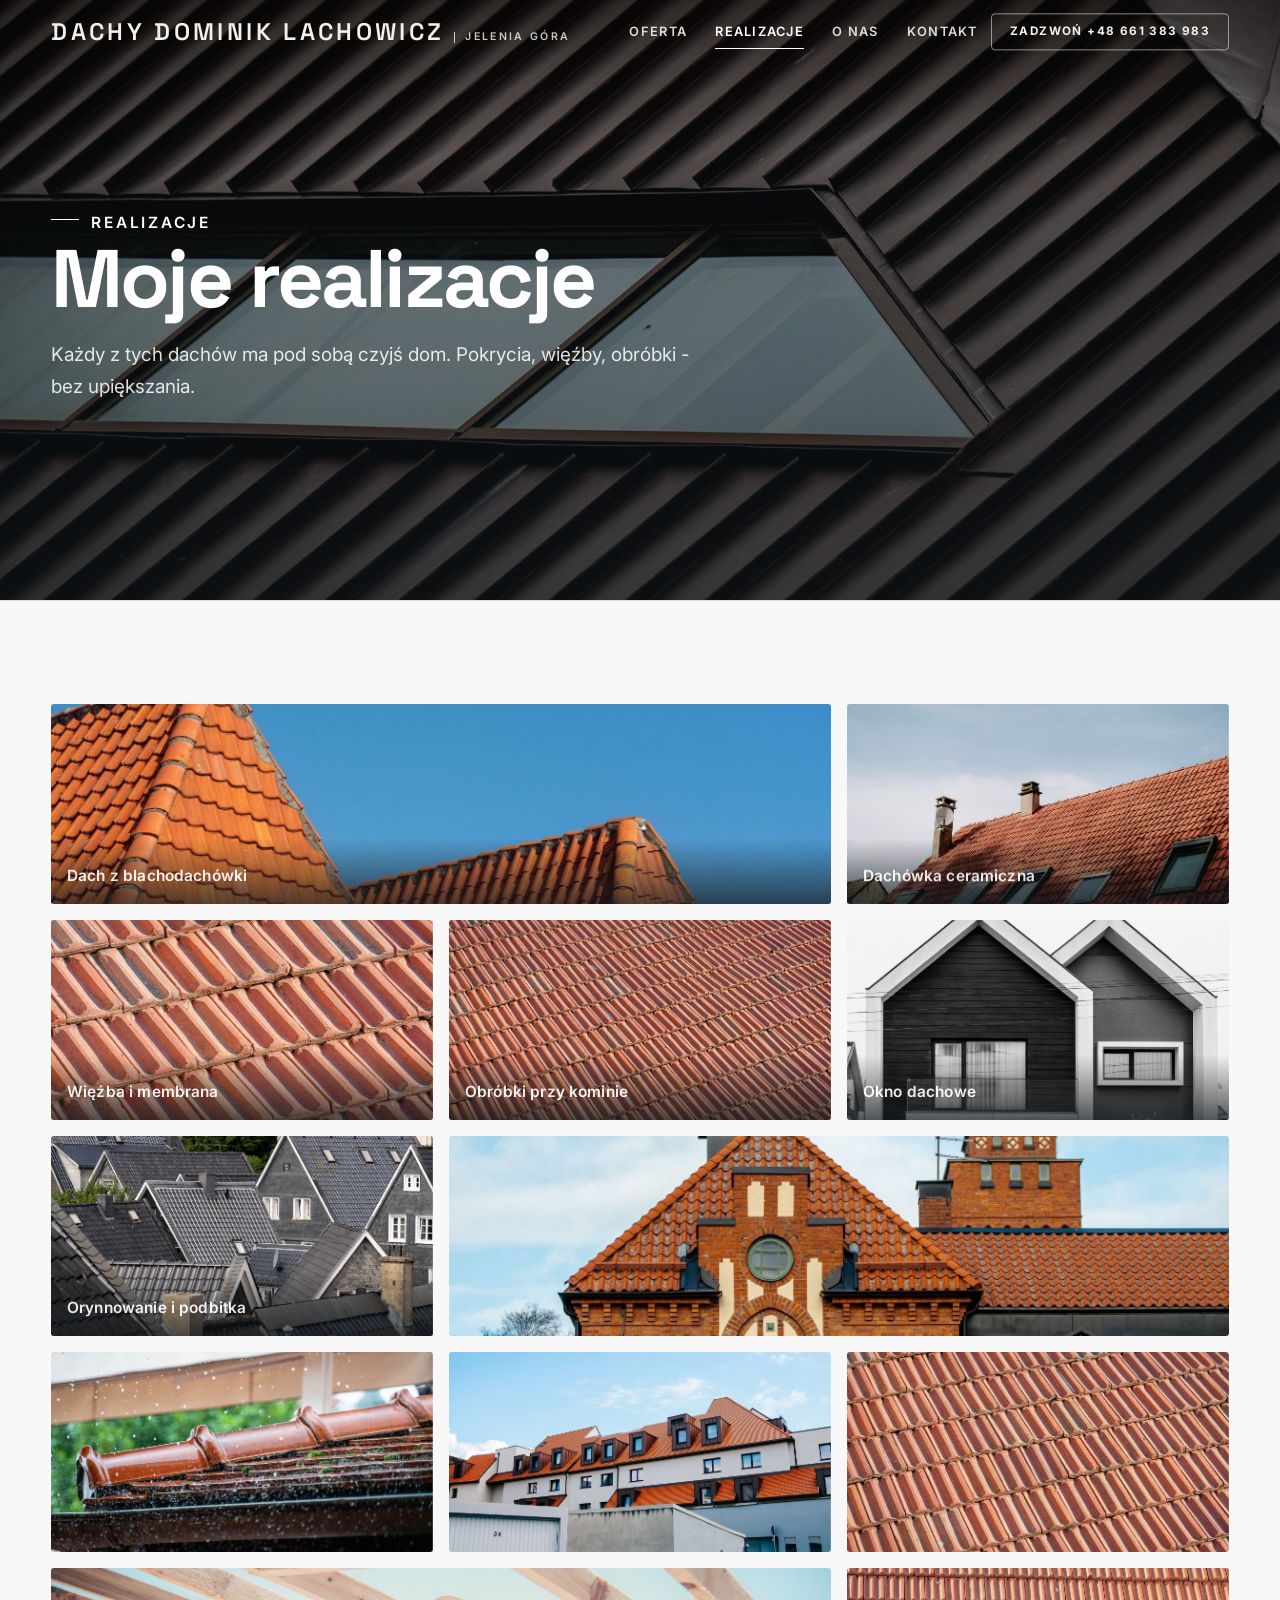
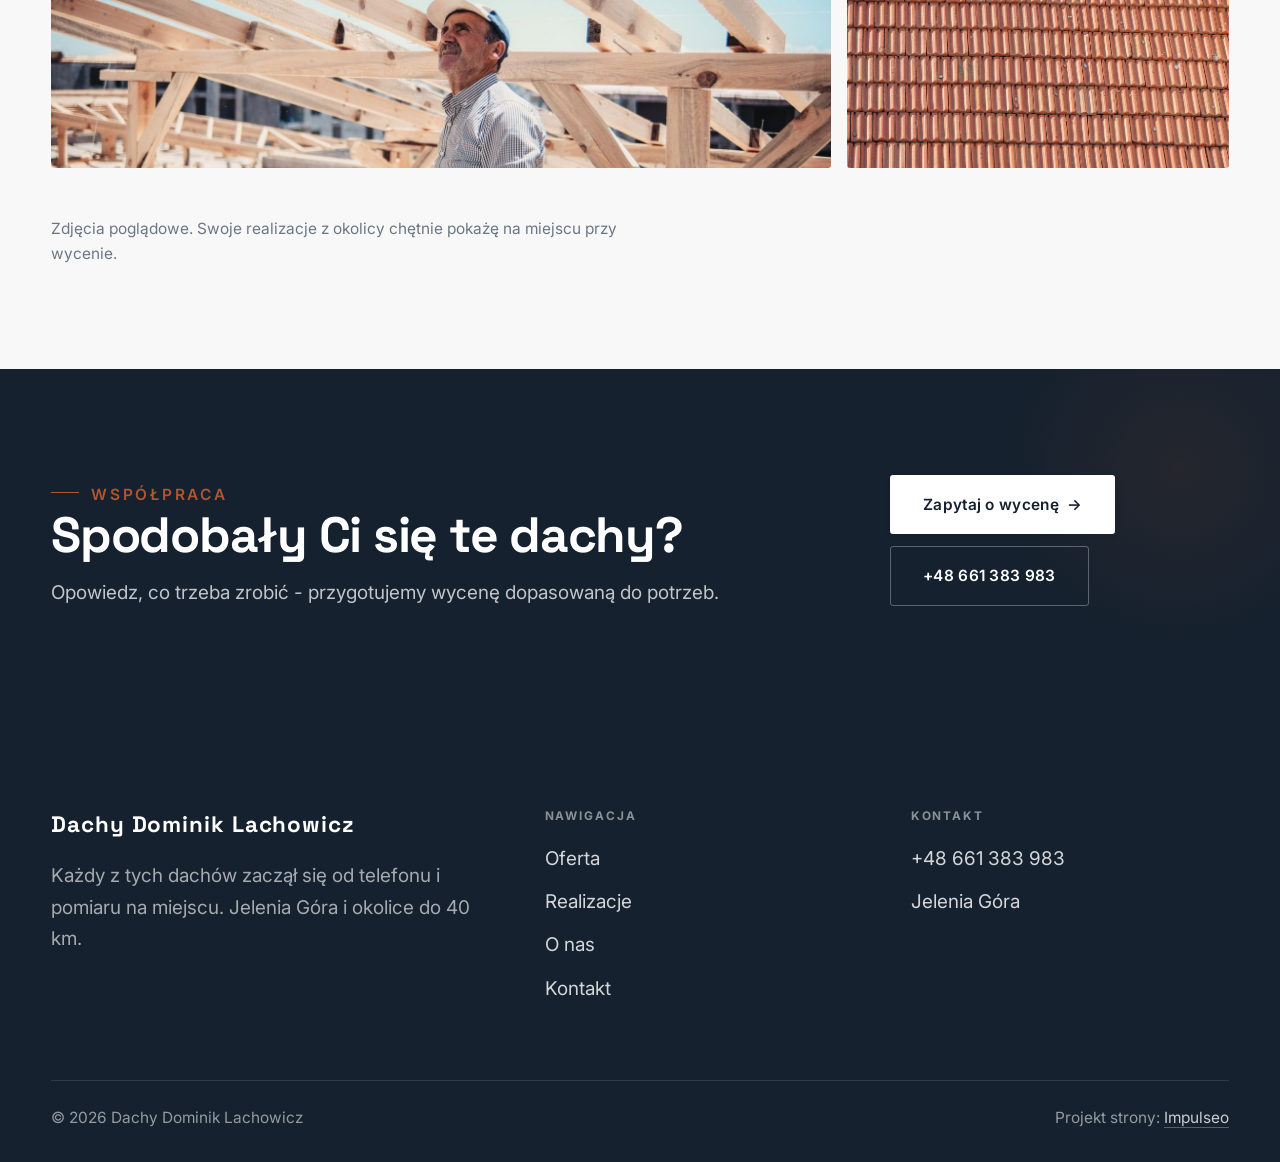
<file: realizacje.html>
<!DOCTYPE html>
<html lang="pl">
<head>
<meta name="robots" content="noindex, nofollow">
<meta charset="UTF-8">
<meta name="viewport" content="width=device-width, initial-scale=1.0">
<title>Realizacje - Dachy Dominik Lachowicz</title>
<meta name="description" content="Realizacje Dachy Dominik Lachowicz: Dach z blachodachówki, Dachówka ceramiczna, Więźba i membrana, Obróbki przy kominie, Okno dachowe">
<link rel="preconnect" href="https://fonts.googleapis.com">
<link rel="preconnect" href="https://fonts.gstatic.com" crossorigin>
<link href="https://fonts.googleapis.com/css2?family=Space+Grotesk:wght@500;600;700&family=Inter:wght@400;500;600&display=swap" rel="stylesheet">
<link rel="stylesheet" href="assets/styles.css">
</head>
<body>

<header class="nav">
  <div class="wrap nav-inner">
    <a class="brand" href="index.html"><span class="name">Dachy Dominik Lachowicz</span><span class="sub">Jelenia Góra</span></a>
    <nav class="nav-links">
      <a href="oferta.html">Oferta</a>
      <a href="realizacje.html" class="active">Realizacje</a>
      <a href="o-nas.html">O nas</a>
      <a href="kontakt.html">Kontakt</a>
      <a href="tel:+48661383983" class="btn btn-accent">Zadzwoń +48 661 383 983</a>
    </nav>
    <button class="nav-toggle" aria-label="Menu"><span></span><span></span><span></span></button>
  </div>
</header>

<section class="pagehead">
  <img src="img/g10.jpg" alt="Dachy Dominik Lachowicz - Moje realizacje">
  <div class="wrap">
    <span class="eyebrow">Realizacje</span>
    <h1>Moje realizacje</h1>
    <p>Każdy z tych dachów ma pod sobą czyjś dom. Pokrycia, więźby, obróbki - bez upiększania.</p>
  </div>
</section>
<section>
  <div class="wrap">
    <div class="gallery">
      <div class="tile t-two3 reveal"><img src="img/g1.jpg" alt="Dach z blachodachówki" loading="lazy"><div class="cap">Dach z blachodachówki</div></div>
      <div class="tile t-third reveal"><img src="img/g2.jpg" alt="Dachówka ceramiczna" loading="lazy"><div class="cap">Dachówka ceramiczna</div></div>
      <div class="tile t-third reveal"><img src="img/g3.jpg" alt="Więźba i membrana" loading="lazy"><div class="cap">Więźba i membrana</div></div>
      <div class="tile t-third reveal"><img src="img/g4.jpg" alt="Obróbki przy kominie" loading="lazy"><div class="cap">Obróbki przy kominie</div></div>
      <div class="tile t-third reveal"><img src="img/g5.jpg" alt="Okno dachowe" loading="lazy"><div class="cap">Okno dachowe</div></div>
      <div class="tile t-third reveal"><img src="img/g6.jpg" alt="Orynnowanie i podbitka" loading="lazy"><div class="cap">Orynnowanie i podbitka</div></div>
      <div class="tile t-two3 reveal"><img src="img/g7.jpg" alt="Dachy Dominik Lachowicz" loading="lazy"></div>
      <div class="tile t-third reveal"><img src="img/g9.jpg" alt="Dachy Dominik Lachowicz" loading="lazy"></div>
      <div class="tile t-third reveal"><img src="img/g11.jpg" alt="Dachy Dominik Lachowicz" loading="lazy"></div>
      <div class="tile t-third reveal"><img src="img/g12.jpg" alt="Dachy Dominik Lachowicz" loading="lazy"></div>
      <div class="tile t-two3 reveal"><img src="img/g13.jpg" alt="Dachy Dominik Lachowicz" loading="lazy"></div>
      <div class="tile t-third reveal"><img src="img/g14.jpg" alt="Dachy Dominik Lachowicz" loading="lazy"></div>
    </div>
    <p class="muted reveal" style="margin-top:var(--space-7);font-size:var(--text-sm);max-width:62ch">Zdjęcia poglądowe. Swoje realizacje z okolicy chętnie pokażę na miejscu przy wycenie.</p>
  </div>
</section>
<section class="cta">
  <div class="wrap">
    <div class="reveal">
      <span class="eyebrow">Współpraca</span>
      <h2>Spodobały Ci się te dachy?</h2>
      <p>Opowiedz, co trzeba zrobić - przygotujemy wycenę dopasowaną do potrzeb.</p>
    </div>
    <div class="cta-actions reveal">
      <a href="kontakt.html" class="btn btn-light">Zapytaj o wycenę <span class="arr">→</span></a>
      <a href="tel:+48661383983" class="btn btn-ghost" style="color:#fff;border-color:rgba(255,255,255,.3)">+48 661 383 983</a>
    </div>
  </div>
</section>

<footer>
  <div class="wrap">
    <div class="foot-grid">
      <div class="foot-brand">
        <div class="name">Dachy Dominik Lachowicz</div>
        <p>Każdy z tych dachów zaczął się od telefonu i pomiaru na miejscu. Jelenia Góra i okolice do 40 km.</p>
      </div>
      <div class="foot-col">
        <h4>Nawigacja</h4>
        <a href="oferta.html">Oferta</a>
        <a href="realizacje.html">Realizacje</a>
        <a href="o-nas.html">O nas</a>
        <a href="kontakt.html">Kontakt</a>
      </div>
      <div class="foot-col">
        <h4>Kontakt</h4>
        <a href="tel:+48661383983">+48 661 383 983</a>
        <p>Jelenia Góra</p>
      </div>
    </div>
    <div class="foot-bot">
      <span>© 2026 Dachy Dominik Lachowicz</span>
      <span>Projekt strony: <a class="foot-credit" href="https://impulseo.pl" target="_blank" rel="noopener">Impulseo</a></span>
    </div>
  </div>
</footer>
<div class="sticky-call"><a class="sc-call" href="tel:+48661383983"><svg class="ico-tel" width="16" height="16" viewBox="0 0 24 24" fill="none" aria-hidden="true"><path d="M6.6 10.8a15.5 15.5 0 0 0 6.6 6.6l2.2-2.2a1 1 0 0 1 1-.24 11.4 11.4 0 0 0 3.6.58 1 1 0 0 1 1 1V20a1 1 0 0 1-1 1A17 17 0 0 1 3 4a1 1 0 0 1 1-1h3.5a1 1 0 0 1 1 1c0 1.25.2 2.46.58 3.6a1 1 0 0 1-.25 1l-2.23 2.2Z" fill="currentColor"/></svg> Zadzwoń</a><a class="sc-quote" href="kontakt.html">Bezpłatna wycena</a></div>

<script src="assets/main.js"></script>
</body>
</html>
</file>
<file: assets/styles.css>
/* ============================================================
   STOLBASZ — premium, architektoniczny B2B fit-out
   Jasna paleta, zero brązu. System wg premium-web-craft.
   Projekt strony: Impulseo (impulseo.pl)
   ============================================================ */

:root{
  /* PALETA — jasna, architektoniczna, chłodna */
  --paper:#F4F6F8;          /* główne tło */
  --paper-2:#E7EBEF;        /* sekcje alternatywne (chłodny jasny szary) */
  --paper-3:#E7EBEF;        /* delikatne wypełnienia */
  --ink:#15212E;            /* tekst główny — chłodny grafit */
  --ink-soft:#243443;       /* nagłówki drugorzędne */
  --muted:#6B7785;          /* tekst poboczny */
  --line:rgba(21,33,46,.12);/* hairline */
  --accent:#E8A317;         /* stonowany petrol-slate — jedyny akcent */
  --accent-d:#C9870C;
  --accent-soft:rgba(232,163,23,.10);
  --dark:#15212E;           /* sekcje ciemne (stopka/CTA) */

  /* ODSTĘPY — skala 4/8 */
  --space-1:4px; --space-2:8px; --space-3:12px; --space-4:16px; --space-5:24px;
  --space-6:32px; --space-7:48px; --space-8:64px; --space-9:96px; --space-10:128px;

  /* TYPOGRAFIA — fluid clamp() (skala podbita 16.07.2026: większe, czytelniejsze litery — uwaga Adama) */
  --text-sm:clamp(.9rem,.87rem + .12vw,1rem);
  --text-base:clamp(1.08rem,1.04rem + .18vw,1.2rem);
  --text-lg:clamp(1.24rem,1.15rem + .34vw,1.44rem);
  --text-h3:clamp(1.34rem,1.22rem + .55vw,1.66rem);
  --text-h2:clamp(2.1rem,1.66rem + 2.1vw,3.1rem);
  --text-h1:clamp(2.9rem,2.1rem + 4vw,5.1rem);

  /* PROMIENIE — architektoniczne, raczej ostre */
  --r-sm:3px; --r-md:6px; --r-lg:10px;

  /* RUCH */
  --ease:cubic-bezier(.25,.46,.45,.94); --dur:.24s;

  /* CIENIE — miękkie, warstwowe */
  --sh-sm:0 1px 2px rgba(16,24,32,.04), 0 2px 8px rgba(16,24,32,.05);
  --sh-md:0 2px 6px rgba(16,24,32,.05), 0 12px 28px -8px rgba(16,24,32,.12);
  --sh-lg:0 6px 14px rgba(16,24,32,.07), 0 26px 56px -18px rgba(16,24,32,.22);

  --hairline:1px solid var(--line);

  --font-display:'Space Grotesk','Inter',sans-serif;
  --font-body:'Inter',sans-serif;
}

*{box-sizing:border-box;margin:0;padding:0}
html{scroll-behavior:smooth}
body{
  font-family:var(--font-body);
  font-size:var(--text-base);
  line-height:1.65;
  color:var(--ink);
  background:var(--paper);
  -webkit-font-smoothing:antialiased;
  text-rendering:optimizeLegibility;
}
img{max-width:100%;display:block}
a{color:inherit;text-decoration:none}

.wrap{width:min(92%,1180px);margin-inline:auto}
section{padding-block:clamp(52px,6.5vw,96px)}

h1,h2,h3{font-family:var(--font-display);font-weight:700;line-height:1.08;letter-spacing:-.02em;color:var(--ink)}
h1{font-size:var(--text-h1);letter-spacing:-.035em}
h2{font-size:var(--text-h2);letter-spacing:-.025em}
h3{font-size:var(--text-h3)}
p{max-width:65ch}

.eyebrow{
  font-family:var(--font-body);
  font-size:var(--text-sm);
  font-weight:600;
  letter-spacing:.18em;
  text-transform:uppercase;
  color:var(--accent);
  display:inline-flex;align-items:center;gap:var(--space-3);
}
/* flex:none + margin-top = kreska trzyma się PIERWSZEJ linii. Wcześniej align-items:center
   centrowało ją względem całego bloku i przy zawinięciu (długi kicker typu
   „…WNĘTRZ · LESZNO · OD 2019") druga linia lądowała z brzydkim wcięciem. */
.eyebrow{align-items:flex-start}
.eyebrow>*,.eyebrow{text-wrap:balance}   /* dlugi kicker lamal sie na sierote typu samo „2019" w drugiej linii */
.eyebrow::before{content:"";width:28px;height:1px;background:var(--accent);display:inline-block;flex:none;margin-top:.62em}

.muted{color:var(--muted)}
.lead{font-size:var(--text-lg);line-height:1.55;color:var(--ink-soft);max-width:50ch}

/* ---------- BUTTONS ---------- */
.btn{
  display:inline-flex;align-items:center;gap:var(--space-2);
  font-weight:600;font-size:var(--text-sm);letter-spacing:.02em;
  padding:var(--space-4) var(--space-6);
  border-radius:var(--r-sm);
  transition:transform var(--dur) var(--ease),box-shadow var(--dur) var(--ease),background var(--dur) var(--ease);
  cursor:pointer;border:1px solid transparent;
}
.btn-accent{background:var(--accent);color:#fff;box-shadow:var(--sh-sm)}
.btn-accent:hover{background:var(--accent-d);transform:translateY(-2px);box-shadow:var(--sh-md)}
.btn-accent:active{transform:translateY(0);box-shadow:var(--sh-sm)}
.btn-ghost{background:transparent;color:var(--ink);border-color:var(--line)}
.btn-ghost:hover{border-color:var(--accent);color:var(--accent);transform:translateY(-2px)}
.btn-light{background:#fff;color:var(--ink);box-shadow:var(--sh-sm)}
.btn-light:hover{transform:translateY(-2px);box-shadow:var(--sh-md)}
.btn .arr{transition:transform var(--dur) var(--ease)}
.btn:hover .arr{transform:translateX(4px)}

/* ---------- NAV ---------- */
.nav{
  position:sticky;top:0;z-index:50;
  background:color-mix(in srgb,var(--paper) 88%,transparent);
  backdrop-filter:saturate(140%) blur(10px);
  border-bottom:var(--hairline);
}
.nav-inner{display:flex;align-items:center;justify-content:space-between;height:72px}
.brand{display:flex;flex-direction:column;line-height:1}
.brand .name{font-family:var(--font-display);font-weight:800;font-size:1.35rem;letter-spacing:.04em}
.brand .sub{font-size:.62rem;letter-spacing:.34em;text-transform:uppercase;color:var(--muted);margin-top:5px}
.nav-links{display:flex;align-items:center;gap:var(--space-6)}
.nav-links a{font-size:var(--text-sm);font-weight:500;color:var(--ink-soft);position:relative;padding-block:4px;transition:color var(--dur) var(--ease)}
.nav-links a::after{content:"";position:absolute;left:0;bottom:0;width:0;height:1.5px;background:var(--accent);transition:width var(--dur) var(--ease)}
.nav-links a:hover,.nav-links a.active{color:var(--ink)}
.nav-links a:hover::after,.nav-links a.active::after{width:100%}
.nav-links .btn{padding:var(--space-2) var(--space-5)}
/* przyciski w nav: właściwy kolor (przebij .nav-links a) + bez podkreślenia */
.nav-links a.btn-accent{color:#fff}
.nav-links a.btn-ghost,.nav-links a.btn-light{color:var(--ink)}
.nav-links a.btn::after{display:none}
.nav-toggle{display:none;background:none;border:none;cursor:pointer;flex-direction:column;gap:5px;padding:8px}
.nav-toggle span{width:24px;height:2px;background:var(--ink);transition:var(--dur)}

/* ---------- HERO (split) ---------- */
.hero{position:relative;overflow:hidden;border-bottom:var(--hairline)}
.hero-grid{display:grid;grid-template-columns:1.05fr .95fr;gap:clamp(24px,4vw,60px);align-items:center;
  padding-block:clamp(36px,4.5vw,64px)}
.hero-copy .eyebrow{margin-bottom:var(--space-5)}
.hero-copy h1{margin-bottom:var(--space-5)}
.hero-copy .lead{margin-bottom:var(--space-7)}
.hero-actions{display:flex;flex-wrap:wrap;gap:var(--space-4)}
.hero-art{position:relative;aspect-ratio:4/3;border-radius:var(--r-lg);overflow:hidden;box-shadow:var(--sh-lg)}
.hero-art img{width:100%;height:100%;object-fit:cover}
.hero-art::after{content:"";position:absolute;inset:0;background:linear-gradient(180deg,transparent 55%,rgba(18,24,28,.28))}
.hero-badge{position:absolute;left:var(--space-5);bottom:var(--space-5);z-index:2;
  background:rgba(252,252,251,.94);backdrop-filter:blur(4px);
  border-radius:var(--r-md);padding:var(--space-4) var(--space-5);box-shadow:var(--sh-md);max-width:78%}
.hero-badge strong{display:block;font-family:var(--font-display);font-size:1rem;letter-spacing:-.01em}
.hero-badge span{font-size:var(--text-sm);color:var(--muted)}

/* ---------- HERO duży / kinowy (strona główna) ---------- */
.hero-cine{position:relative;min-height:clamp(560px,82vh,840px);min-height:clamp(560px,82svh,840px);display:flex;align-items:center;overflow:hidden;border-bottom:var(--hairline)}
.hero-cine>img{position:absolute;inset:0;width:100%;height:100%;object-fit:cover;z-index:0}
.hero-cine::after{content:"";position:absolute;inset:0;z-index:1;
  background:linear-gradient(95deg,rgba(13,18,23,.86) 0%,rgba(13,18,23,.64) 32%,rgba(13,18,23,.24) 62%,rgba(13,18,23,.04) 100%)}
.hero-cine .wrap{position:relative;z-index:2;padding-block:var(--space-8)}
.hero-cine .hero-copy{max-width:660px}
.hero-cine .eyebrow{color:#fff;margin-bottom:var(--space-5)}
.hero-cine .eyebrow::before{background:#fff}
.hero-cine h1{color:#fff;margin-bottom:var(--space-5);font-size:clamp(2.9rem,2rem + 4.4vw,5.2rem);text-wrap:balance}
.hero-cine .lead{color:rgba(255,255,255,.92);max-width:48ch;margin-bottom:var(--space-7)}
.hero-cine .hero-actions{display:flex;flex-wrap:wrap;gap:var(--space-4)}
/* NISKIE OKNO (laptop z dokiem i paskami przeglądarki ma ~700-780 px wysokości widoku):
   H1 do 5.2rem + długi lead nie mieściły się i przyciski wypadały POD krawędź ekranu -
   klient widział stronę bez ani jednego CTA. Skalujemy w dół, zamiast przycinać treść. */
@media(min-width:821px) and (max-height:820px){
  .hero-cine{min-height:clamp(520px,94svh,780px)}
  .hero-cine .wrap{padding-block:var(--space-6)}
  .hero-cine h1{font-size:clamp(2.2rem,1.5rem + 2.6vw,3.6rem);margin-bottom:var(--space-4)}
  .hero-cine .eyebrow{margin-bottom:var(--space-4)}
  .hero-cine .lead{margin-bottom:var(--space-5);max-width:44ch}
}
@media(max-width:680px){
  .hero-cine{min-height:clamp(520px,76vh,640px);min-height:clamp(520px,76svh,640px);align-items:flex-end}
  .hero-cine::after{background:linear-gradient(0deg,rgba(13,18,23,.9) 6%,rgba(13,18,23,.45) 55%,rgba(13,18,23,.25) 100%)}
  .hero-cine .wrap{padding-bottom:var(--space-9)}
  /* TELEFON (~90% oglądających): lead potrafił zająć 8 linii i zepchnąć CTA poza pierwszy ekran.
     Zwężamy interlinię i skalę - treści nie ucinamy, bo to ona sprzedaje. */
  .hero-cine .lead{font-size:.98rem;line-height:1.5;margin-bottom:var(--space-5)}
  .hero-cine .eyebrow{font-size:.72rem;letter-spacing:.13em;margin-bottom:var(--space-4)}
  .hero-cine .eyebrow::before{width:20px}
  .hero-cine h1{margin-bottom:var(--space-4)}
}

/* full-bleed hero variant (podstrony) */
.pagehead{position:relative;min-height:46vh;min-height:46svh;display:flex;align-items:flex-end;overflow:hidden;border-bottom:var(--hairline)}
.pagehead img{position:absolute;inset:0;width:100%;height:100%;object-fit:cover}
.pagehead::after{content:"";position:absolute;inset:0;background:linear-gradient(180deg,rgba(18,24,28,.25),rgba(18,24,28,.62))}
.pagehead .wrap{position:relative;z-index:2;padding-block:var(--space-9);color:#fff}
.pagehead h1{color:#fff;max-width:18ch}
.pagehead .eyebrow{color:#fff}
.pagehead .eyebrow::before{background:#fff}
.pagehead p{color:rgba(255,255,255,.86);margin-top:var(--space-4);max-width:54ch}

/* ---------- STRIP (pasek skrótów / liczby) ---------- */
.strip{background:var(--dark);color:#fff}
.strip .wrap{display:grid;grid-template-columns:repeat(4,1fr);gap:var(--space-6);padding-block:var(--space-8)}
.strip .item .k{font-family:var(--font-display);font-size:clamp(1.6rem,1.2rem + 1.4vw,2.4rem);font-weight:800;letter-spacing:-.02em;color:#fff}
.strip .item .v{font-size:var(--text-sm);color:rgba(255,255,255,.66);margin-top:var(--space-2);line-height:1.45}
.strip .item{border-left:2px solid var(--accent);padding-left:var(--space-5)}

/* ---------- SECTION HEAD ---------- */
.head{max-width:48rem;margin-bottom:var(--space-8)}
.head.center{margin-inline:auto;text-align:center}
.head .eyebrow{margin-bottom:var(--space-4)}
.head h2{margin-bottom:var(--space-4)}
.head p{color:var(--muted);font-size:var(--text-lg);line-height:1.55}
.head.center p{margin-inline:auto}

/* ---------- INTRO SPLIT ---------- */
.split{display:grid;grid-template-columns:.92fr 1.08fr;gap:clamp(28px,5vw,80px);align-items:center}
.split.rev{grid-template-columns:1.08fr .92fr}
.split.rev .split-art{order:-1}
.split-art{position:relative;aspect-ratio:5/4;border-radius:var(--r-lg);overflow:hidden;box-shadow:var(--sh-lg)}
.split-art img{width:100%;height:100%;object-fit:cover}
.split-copy h2{margin-bottom:var(--space-5)}
.split-copy p+p{margin-top:var(--space-4)}
.split-copy .btn{margin-top:var(--space-6)}

/* ---------- SERVICES (zakres) ---------- */
.svc-grid{display:grid;grid-template-columns:repeat(auto-fit,minmax(280px,1fr));gap:var(--space-5)}
.svc{background:#fff;border:var(--hairline);border-radius:var(--r-md);padding:var(--space-7) var(--space-6);
  transition:transform var(--dur) var(--ease),box-shadow var(--dur) var(--ease),border-color var(--dur) var(--ease);
  position:relative;overflow:hidden}
.svc::before{content:"";position:absolute;left:0;top:0;width:3px;height:0;background:var(--accent);transition:height var(--dur) var(--ease)}
.svc:hover{transform:translateY(-4px);box-shadow:var(--sh-md);border-color:transparent}
.svc:hover::before{height:100%}
.svc .ic{font-family:var(--font-display);font-size:.8rem;font-weight:700;letter-spacing:.12em;color:var(--accent);margin-bottom:var(--space-4)}
.svc h3{margin-bottom:var(--space-3);font-size:1.22rem}
.svc p{color:var(--muted);font-size:var(--text-base);line-height:1.6}

/* big detailed service rows */
.svc-row{display:grid;grid-template-columns:.8fr 1.2fr;gap:clamp(20px,4vw,60px);align-items:center;padding-block:var(--space-8)}
.svc-row+.svc-row{border-top:var(--hairline)}
.svc-row.rev{grid-template-columns:1.2fr .8fr}
/* Naprzemienny układ wierszy oferty: co drugi wiersz ma zdjęcie po PRAWEJ.
   Było `order:-1` — martwy kod, bo zdjęcie i tak jest pierwszym dzieckiem w HTML,
   więc wszystkie wiersze wyglądały identycznie (zdjęcie zawsze z lewej), a `rev`
   zmieniało tylko szerokość kolumn. Znalezione 29.07.2026 przy różnicowaniu kierunków
   animacji (pomiar pozycji: art.mid 390/502 przy row.mid 756 — zawsze lewa strona). */
.svc-row.rev .svc-row-art{order:2}
.svc-row-art{aspect-ratio:4/3;border-radius:var(--r-md);overflow:hidden;box-shadow:var(--sh-md)}
.svc-row-art img{width:100%;height:100%;object-fit:cover}
.svc-row h3{font-size:1.5rem;margin-bottom:var(--space-4)}
.svc-row .num{font-family:var(--font-display);font-size:.85rem;font-weight:700;letter-spacing:.14em;color:var(--accent);display:block;margin-bottom:var(--space-3)}
.svc-row ul{list-style:none;margin-top:var(--space-4);display:flex;flex-direction:column;gap:var(--space-2)}
.svc-row li{position:relative;padding-left:var(--space-5);color:var(--muted);font-size:var(--text-base)}
.svc-row li::before{content:"";position:absolute;left:0;top:.62em;width:8px;height:1px;background:var(--accent)}

/* ---------- GALLERY (realizacje) ---------- */
.gallery{display:grid;grid-template-columns:repeat(12,1fr);gap:var(--space-4);grid-auto-rows:200px}
/* GALERIA MASONRY — pionowe zdjęcia (portrety beauty/wellness) bez przycinania: kolumny, height auto */
.gallery-masonry{column-count:3;column-gap:var(--space-4)}
@media(max-width:900px){.gallery-masonry{column-count:2}}
@media(max-width:560px){.gallery-masonry{column-count:1}}
.gallery-masonry .m-tile{break-inside:avoid;margin:0 0 var(--space-4);padding:0;position:relative;overflow:hidden;border-radius:var(--r-md);border:1px solid var(--line)}
.gallery-masonry .m-tile img{width:100%;height:auto;display:block}
.gallery-masonry .m-tile .cap{position:absolute;left:0;right:0;bottom:0;padding:var(--space-4);color:#fff;background:linear-gradient(0deg,rgba(0,0,0,.55),transparent);font-size:var(--text-sm)}
.gallery-masonry .m-tile .cap small{display:block;font-weight:400;opacity:.78;letter-spacing:.04em;text-transform:uppercase;font-size:.66rem;margin-top:3px}
.tile{position:relative;overflow:hidden;border-radius:var(--r-md);box-shadow:var(--sh-sm);
  transition:transform var(--dur) var(--ease),box-shadow var(--dur) var(--ease)}
.tile img{width:100%;height:100%;object-fit:cover;transition:transform .6s var(--ease)}
.tile:hover{box-shadow:var(--sh-md)}
.tile:hover img{transform:scale(1.05)}
.tile .cap{position:absolute;left:0;right:0;bottom:0;padding:var(--space-5) var(--space-4) var(--space-4);
  background:linear-gradient(transparent,rgba(18,24,28,.78));color:#fff;
  font-size:var(--text-sm);font-weight:600;letter-spacing:.01em;
  opacity:0;transform:translateY(8px);transition:var(--dur) var(--ease)}
.tile:hover .cap{opacity:1;transform:translateY(0)}
.tile .cap small{display:block;font-weight:400;opacity:.78;letter-spacing:.04em;text-transform:uppercase;font-size:.66rem;margin-top:3px}
/* bento spans */
.t-wide{grid-column:span 6}
.t-tall{grid-column:span 6;grid-row:span 2}
.t-std{grid-column:span 6}
.t-third{grid-column:span 4}
.t-two3{grid-column:span 8}

/* ---------- TRUST / WIARYGODNOŚĆ ---------- */
.trust{background:var(--paper-2)}
.trust-grid{display:grid;grid-template-columns:repeat(auto-fit,minmax(240px,1fr));gap:var(--space-5);margin-top:var(--space-7)}
.trust-card{background:#fff;border-radius:var(--r-md);padding:var(--space-7) var(--space-6);box-shadow:var(--sh-sm);border-top:3px solid var(--accent)}
.trust-card .big{font-family:var(--font-display);font-size:clamp(1.8rem,1.3rem + 1.6vw,2.6rem);font-weight:800;letter-spacing:-.02em;color:var(--ink);line-height:1}
.trust-card h3{font-size:1.12rem;margin:var(--space-3) 0 var(--space-2)}
.trust-card p{color:var(--muted);font-size:var(--text-base);line-height:1.55}

/* ---------- CTA band ---------- */
.cta{background:var(--dark);color:#fff;position:relative;overflow:hidden}
.cta .wrap{display:grid;grid-template-columns:1.4fr .6fr;gap:var(--space-7);align-items:center;position:relative;z-index:2}
.cta h2{color:#fff;max-width:20ch}
.cta p{color:rgba(255,255,255,.74);margin-top:var(--space-4)}
.cta-actions{display:flex;flex-direction:column;gap:var(--space-3);align-items:flex-start}
.cta::before{content:"";position:absolute;right:-80px;top:-80px;width:360px;height:360px;border-radius:50%;
  background:radial-gradient(circle,var(--accent-soft),transparent 70%)}

/* ---------- CONTACT ---------- */
.contact-grid{display:grid;grid-template-columns:.85fr 1.15fr;gap:clamp(28px,4vw,56px);align-items:start}
.info-list{display:flex;flex-direction:column;gap:var(--space-2)}
.info-row{display:flex;gap:var(--space-4);align-items:flex-start;padding-block:var(--space-4);border-bottom:var(--hairline)}
.info-row .ic{flex:none;width:42px;height:42px;display:grid;place-items:center;border-radius:50%;
  background:var(--accent-soft);color:var(--accent);font-size:1.05rem}
.info-row .lbl{font-size:.72rem;letter-spacing:.14em;text-transform:uppercase;color:var(--muted)}
.info-row .val{font-weight:600;font-size:var(--text-base);margin-top:2px}
.info-row a.val:hover{color:var(--accent)}
.map{border:none;border-radius:var(--r-lg);box-shadow:var(--sh-md);width:100%;height:100%;min-height:380px;filter:grayscale(.2) contrast(1.02)}
.form{background:#fff;border:var(--hairline);border-radius:var(--r-lg);padding:clamp(24px,3vw,40px);box-shadow:var(--sh-sm)}
.form .fld{margin-bottom:var(--space-5)}
.form label{display:block;font-size:var(--text-sm);font-weight:600;margin-bottom:var(--space-2)}
.form input,.form textarea{width:100%;font-family:inherit;font-size:var(--text-base);color:var(--ink);
  padding:var(--space-4);border:var(--hairline);border-radius:var(--r-sm);background:var(--paper);transition:border-color var(--dur)}
.form input:focus,.form textarea:focus{outline:none;border-color:var(--accent);background:#fff}
.form textarea{resize:vertical;min-height:120px}
.form .note{font-size:var(--text-sm);color:var(--muted);margin-top:var(--space-3)}

/* ---------- FOOTER ---------- */
footer{background:var(--dark);color:#fff;padding-block:var(--space-9) var(--space-6)}
.foot-grid{display:grid;grid-template-columns:1.4fr 1fr 1fr;gap:var(--space-7);margin-bottom:var(--space-8)}
.foot-brand .name{font-family:var(--font-display);font-weight:800;font-size:1.4rem;letter-spacing:.04em}
.foot-brand p{color:rgba(255,255,255,.62);margin-top:var(--space-4);font-size:var(--text-base);max-width:38ch}
.foot-col h4{font-size:.74rem;letter-spacing:.16em;text-transform:uppercase;color:rgba(255,255,255,.5);margin-bottom:var(--space-4)}
.foot-col a,.foot-col p{display:block;color:rgba(255,255,255,.82);font-size:var(--text-base);margin-bottom:var(--space-3)}
.foot-col a:hover{color:#fff}
.foot-bot{border-top:1px solid rgba(255,255,255,.12);padding-top:var(--space-5);display:flex;justify-content:space-between;flex-wrap:wrap;gap:var(--space-3);
  font-size:var(--text-sm);color:rgba(255,255,255,.55)}
.foot-bot a:hover{color:#fff}
/* Podpis w stopce = klikalny link do impulseo.pl (31.07.2026). Ma być WIDOCZNIE klikalny,
   ale nie krzyczeć - stąd sam kolor jaśniejszy + delikatne podkreślenie na najeździe. */
.foot-bot a.foot-credit{color:rgba(255,255,255,.78);text-decoration:none;border-bottom:1px solid rgba(255,255,255,.28)}
.foot-bot a.foot-credit:hover{color:#fff;border-bottom-color:#fff}

/* ---------- REVEAL ---------- */
.reveal{opacity:0;transform:translateY(22px);transition:opacity .6s var(--ease),transform .6s var(--ease)}
.reveal.in{opacity:1;transform:none}

/* ---------- RESPONSIVE ---------- */
@media(max-width:920px){
  .hero-grid,.split,.split.rev,.svc-row,.svc-row.rev,.cta .wrap,.contact-grid,.foot-grid{grid-template-columns:1fr}
  .split.rev .split-art,.svc-row.rev .svc-row-art{order:0}
  .hero-art{aspect-ratio:16/10;max-height:420px}
  .strip .wrap{grid-template-columns:repeat(2,1fr);gap:var(--space-7)}
  .gallery{grid-auto-rows:180px}
  .t-wide,.t-tall,.t-std,.t-third,.t-two3{grid-column:span 6}
  .t-tall{grid-row:span 1}
  .cta-actions{flex-direction:row;flex-wrap:wrap}
  .foot-grid{gap:var(--space-6)}
}
@media(max-width:680px){
  .nav-links{position:fixed;inset:72px 0 auto 0;background:var(--paper);flex-direction:column;align-items:stretch;
    gap:0;padding:var(--space-4) 6%;border-bottom:var(--hairline);box-shadow:var(--sh-md);
    transform:translateY(-120%);transition:transform var(--dur) var(--ease)}
  .nav-links.open{transform:translateY(0)}
  .nav-links a{padding-block:var(--space-4);border-bottom:var(--hairline)}
  .nav-links .btn{margin-top:var(--space-3);justify-content:center}
  .nav-toggle{display:flex}
  .strip .wrap{grid-template-columns:1fr}
  .gallery{grid-template-columns:repeat(6,1fr)}
  .foot-grid{grid-template-columns:1fr}
}
@media(prefers-reduced-motion:reduce){
  *{animation-duration:.01ms!important;transition:none!important}
  .reveal{opacity:1!important;transform:none!important}
  html{scroll-behavior:auto}
}

/* ============================================================
   PREMIUM LAYER — destylat deep-researchu branż (anty-AI, spokój).
   Zmienne STOLBASZ (--accent/--ink/--paper/--line/--dark). Ruch ledwo
   zauważalny, krzywa cubic-bezier(.16,.84,.44,1); prefers-reduced-motion
   pokryte blanketem wyżej. Karty hairline zamiast cieni = #1 sygnał „nie-AI".
   ============================================================ */

/* więcej oddechu między sekcjami (liderzy: 110-130px) */
section{padding-block:clamp(64px,8vw,128px)}

/* 1) Aksamitny reveal — dłuższa, miękka krzywa zamiast „skoku" */
.reveal{transition:opacity .9s cubic-bezier(.16,.84,.44,1),transform .9s cubic-bezier(.16,.84,.44,1);will-change:opacity,transform}
/* stagger TYLKO w galerii (tam pozycja = porządek dzieci) */
.gallery .reveal:nth-child(2){transition-delay:.07s}
.gallery .reveal:nth-child(3){transition-delay:.14s}
.gallery .reveal:nth-child(4){transition-delay:.21s}
.gallery .reveal:nth-child(5){transition-delay:.28s}
.gallery .reveal:nth-child(6){transition-delay:.35s}

/* 2) Hero STATYCZNY na .hero-cine — Ken Burns CAŁKIEM WYŁĄCZONY 26.06 (3. zgłoszenie Szymona).
   GENEZA: animowanie scale na <img> hero z teksturami (cegły/framugi) re-samplinguje obraz
   klatka po klatce → na części ekranów drobne drganie/shimmer = „heroshot się trzęsie".
   translateY usunięto wcześniej, scale-only + will-change/GPU NIE wystarczyły do GWARANCJI gładkości.
   Krzysztof zażądał pewności („make sure, że błąd się nie pojawi") > efekt. Zero animacji = 0% drgania.
   Delikatny zoom zostaje TYLKO w pełnoekranowych hero gastro/studio (hg-bg/hs-bg — tło, inny
   mechanizm, chwalone, nigdy nie zgłaszane). NIE wracać do KB na .hero-cine bez realnego testu
   na sprzęcie klienta — to ryzyko regresji „trzęsienia”. */
/* BEZPIECZNY "wow" na hero = jednorazowy FADE-IN (opacity), nie zoom.
   opacity nie dotyka bitmapy → gładkie na KAŻDYM zdjęciu/ekranie/GPU, zero ryzyka migotania.
   Geometryczny ruch (scale/translate) na .hero-cine jest ZAKAZANY (bramka pilnuje). */
@keyframes heroFade{from{opacity:0}to{opacity:1}}
.hero-cine>img{transform:none;animation:heroFade 1.1s ease-out both}

/* 3) Akcentowy hairline pod nagłówkiem sekcji, który „rysuje się" przy wejściu */
.head h2{position:relative;padding-bottom:18px}
.head h2::after{content:"";position:absolute;left:0;bottom:0;height:1px;width:0;background:var(--accent);transition:width 1s cubic-bezier(.16,.84,.44,1) .15s}
.head.center h2::after{left:50%;transform:translateX(-50%)}
.head.reveal.in h2::after,.head.center.reveal.in h2::after{width:54px}

/* 4) Karty HAIRLINE zamiast cieni/zaokrągleń (najmocniejszy anty-AI detal) */
.svc{background:transparent;border:1px solid var(--line);border-radius:var(--r-sm);box-shadow:none}
.svc:hover{box-shadow:none;border-color:var(--accent);transform:translateY(-3px)}
.trust-card{background:transparent;box-shadow:none;border:1px solid var(--line);border-top:2px solid var(--accent);border-radius:var(--r-sm)}
.tile{box-shadow:none;border-radius:var(--r-sm)}
.tile:hover{box-shadow:none}

/* 5) Sticky-nav kondensuje się po przewinięciu (sygnał dopracowania) */
.nav{transition:box-shadow .4s ease,background .4s ease}
.nav.is-stuck{box-shadow:0 1px 0 var(--line),0 14px 30px -24px rgba(0,0,0,.45)}
.nav-inner{transition:height .35s var(--ease)}
.nav.is-stuck .nav-inner{height:60px}

/* 6) MANIFESTO — pełnoekranowy cytat-bohater (zastępuje generyczne „Dlaczego my") */
.manifesto{background:var(--paper-2);text-align:center}
.manifesto .wrap{max-width:60rem}
.manifesto p{font-family:var(--font-display);font-style:italic;font-size:clamp(1.6rem,1rem + 2.4vw,2.8rem);line-height:1.32;color:var(--ink-soft);margin-inline:auto;max-width:26ch;position:relative;padding-top:var(--space-8)}
.manifesto p::before{content:"";position:absolute;top:0;left:50%;transform:translateX(-50%);width:54px;height:1px;background:var(--accent)}
.manifesto p span{color:var(--accent);font-style:italic}

/* 7) GATEWAYS — 3 duże bramy-zdjęcia (zamiast paska menu usług) */
.gateways{display:grid;grid-template-columns:repeat(3,1fr);gap:var(--space-4)}
.gateway{position:relative;aspect-ratio:3/4;overflow:hidden;border-radius:var(--r-sm);display:block}
.gateway img{width:100%;height:100%;object-fit:cover;transition:transform .8s var(--ease),filter .5s var(--ease)}
.gateway::after{content:"";position:absolute;inset:0;background:linear-gradient(180deg,transparent 38%,rgba(18,24,28,.74))}
.gateway:hover img{transform:scale(1.05);filter:brightness(1.05)}
.gateway .g-ttl{position:absolute;left:0;right:0;bottom:0;z-index:2;padding:var(--space-6) var(--space-5);color:#fff;font-family:var(--font-display);font-size:1.45rem;letter-spacing:-.01em;line-height:1.15}
.gateway .g-ttl small{display:block;font-family:var(--font-body);font-size:var(--text-sm);font-weight:400;opacity:.82;letter-spacing:.03em;margin-top:5px}
@media(max-width:760px){.gateways{grid-template-columns:1fr}.gateway{aspect-ratio:16/10}}

/* 8) LOGO klienta w nagłówku (gdy podane --logo) */
/* 52px domyślnie (feedback Bartka 06.07.2026: 40px ginęło, uwaga padła 3x; ~56px sprawdzone na żywym demie anna-borowiec-makeup) */
.brand-logo{height:64px;width:auto;max-width:300px;object-fit:contain;display:block}
.nav.is-stuck .brand-logo{height:52px}
@media(max-width:680px){.brand-logo{height:46px;max-width:210px}}


/* === RWD: nagłówki na wąskich ekranach (dodane 17.07.2026 razem z fixem clamp) ===
   Po przywróceniu działania clamp() dolna granica --text-h1 (2.9rem) rozpychała
   dokument przy długich polskich słowach na telefonach. Tu ją zjeżdżamy. */
@media (max-width:560px){
  :root{
    --text-h1:clamp(1.9rem, 1.15rem + 4.4vw, 2.7rem);
    --text-h2:clamp(1.5rem, 1rem + 3vw, 2.1rem);
  }
  .hero-cine h1{font-size:clamp(1.9rem, 1.15rem + 4.4vw, 2.7rem)}
  h1,h2{overflow-wrap:break-word}
}

/* GODZINY (godziny_grid z briefu) — dzień po lewej, godziny po prawej. Wcześniej BRAK stylu
   powodował sklejenie "Poniedziałek-Piątek8:00-20:00" (dodane 2026-07-21). Neutralne dla dem bez grafiku. */
.godz{display:flex;flex-direction:column;gap:2px;max-width:440px;margin-top:8px}
.godz-row{display:flex;justify-content:space-between;align-items:baseline;gap:24px;padding:10px 0;border-bottom:1px solid var(--line)}
.godz-row:last-child{border-bottom:0}
.godz-row b{font-weight:600;color:var(--ink)}
.godz-row span{color:var(--muted);white-space:nowrap}

/* === rodzina: fachowcy === */
/* ============================================================
   RODZINA: FACHOWCY (hydraulik/elektryk/remont/brukarstwo/ogrodzenia)
   Doklejane NA WIERZCH base.css. Dziedziczy paletę/fonty skórki (trade/elektryk).
   Filozofia: telefon-bohater + zaufanie + „bezpłatna wycena". Spokój, nie krzyk.
   (count-up i podwójny iframe mapy świadomie pominięte - krytyka blueprintu.)
   ============================================================ */

/* --- PROCES - oś „jak pracujemy" (podpis rodziny, czego nie ma w meblach) --- */
.proces{background:var(--paper-2)}
.proces-line{list-style:none;display:grid;grid-template-columns:repeat(4,1fr);gap:var(--space-5);position:relative;margin:0;padding:0}
.proces-line li{position:relative;padding-top:var(--space-7)}
.proces-line li::before{content:"";position:absolute;top:14px;left:0;right:0;height:1px;background:var(--line)}
.proces-line li:last-child::before{right:50%}
.proces-line li:first-child::before{left:50%}
.proces-line li::after{content:"";position:absolute;top:9px;left:calc(50% - 6px);width:11px;height:11px;border-radius:50%;background:var(--accent);box-shadow:0 0 0 4px var(--paper-2)}
.proces-line .pno{font-family:var(--font-display);font-weight:800;font-size:1.5rem;color:var(--accent);letter-spacing:-.02em;display:block;margin-bottom:var(--space-3);text-align:center}
.proces-line h3{font-size:1.1rem;margin-bottom:var(--space-2);text-align:center}
.proces-line p{color:var(--muted);font-size:var(--text-sm);line-height:1.5;text-align:center;max-width:26ch;margin-inline:auto}
@media(max-width:820px){
  .proces-line{grid-template-columns:1fr;gap:0}
  .proces-line li{padding:var(--space-5) 0 var(--space-5) var(--space-7)}
  .proces-line li::before{left:5px;right:auto;top:0;bottom:0;width:1px;height:auto}
  .proces-line li:first-child::before,.proces-line li:last-child::before{left:5px;right:auto}
  .proces-line li::after{top:var(--space-6);left:0}
  .proces-line .pno,.proces-line h3,.proces-line p{text-align:left;margin-inline:0}
}

/* --- OBSZAR DZIAŁANIA - lokalność (chipy z REALNEGO miasta, bez drugiego iframe) --- */
.obszar .head{text-align:center;margin-inline:auto}
.obszar .head .eyebrow{justify-content:center}
.obszar-list{list-style:none;display:flex;flex-wrap:wrap;justify-content:center;gap:var(--space-3);margin:0;padding:0;max-width:60rem;margin-inline:auto}
.obszar-list li{border:1px solid var(--line);border-radius:999px;padding:var(--space-2) var(--space-5);
  font-size:var(--text-sm);font-weight:600;color:var(--ink-soft);transition:border-color .24s var(--ease),color .24s var(--ease)}
.obszar-list li:hover{border-color:var(--accent);color:var(--accent)}
.obszar-list li.is-home{background:var(--accent);border-color:var(--accent);color:#fff}

/* --- STICKY-CALL - dolny pasek mobile (najważniejszy konwerter tej rodziny) --- */
.sticky-call{display:none}
@media(max-width:820px){
  .sticky-call{display:grid;grid-template-columns:1fr 1fr;gap:1px;position:fixed;left:0;right:0;bottom:0;z-index:90;
    background:var(--line);box-shadow:0 -6px 20px -10px rgba(0,0,0,.4)}
  .sticky-call a{padding:15px 8px;text-align:center;font-weight:700;font-size:.95rem;letter-spacing:.01em}
  .sc-call{background:var(--accent);color:#fff}
  .sc-quote{background:var(--paper);color:var(--ink)}
  body{padding-bottom:56px}
}

/* --- Blok „Awaria? Dzwoń” (opcjonalny, hydraulik/elektryk) --- */
.awaria{background:var(--dark);color:#fff}
.awaria .wrap{display:flex;flex-wrap:wrap;align-items:center;justify-content:space-between;gap:var(--space-5);padding-block:var(--space-7)}
.awaria h3{color:#fff;font-size:clamp(1.3rem,1rem + 1.2vw,1.8rem)}
.awaria p{color:rgba(255,255,255,.72);margin-top:var(--space-2)}
.awaria .btn-accent{white-space:nowrap}

/* === CERTYFIKATY / CZYM PRACUJEMY (gated: renderuje sie tylko gdy brief poda certy/marki/gwarancja) - mocny lever dla dekarzy === */
.auto-marki .marki-list{display:flex;flex-wrap:wrap;justify-content:center;gap:clamp(.8rem,2.5vw,1.6rem);list-style:none;margin:var(--space-7) 0 0;padding:0}
.auto-marki .marki-list li{font-family:var(--font-display);text-transform:uppercase;letter-spacing:.12em;font-weight:600;
  font-size:clamp(.82rem,1.5vw,1rem);color:var(--ink-soft);padding:.5rem 1rem;border:1px solid var(--line);border-radius:var(--r-sm)}
.marki-gwar{text-align:center;color:var(--muted);font-size:var(--text-sm);margin-top:var(--space-6)}

/* ============================================================
   FAZA 3 - OSOBNY UKŁAD FACHOWCY (research wf_e4ed63db + krytyka z policzonym WCAG). Doklejane na wierzch.
   Tożsamość: ZAUFANIE + DUŻY TELEFON + DOWÓD. Dwublok hero (zdjęcie | lity panel), bezpośrednio, solidnie.
   ============================================================ */

/* --- P0 KONTRAST: bursztyn jako TEKST na jasnym = 2.0 FAIL (policzone). Naprawy (bursztyn->ciemny tekst / ink). --- */
.btn-accent{color:#14171c}                                  /* bursztyn + ciemny tekst = 8.28 PASS */
.sticky-call .sc-call{color:#14171c}                        /* sticky bursztyn + ciemny tekst */
.obszar-list li.is-home{background:var(--ink);border-color:var(--ink);color:#fff}  /* było bursztyn+biel 2.17 -> ink+biel 16.29 */
.proces-line .pno{color:var(--ink-soft)}                    /* numery procesu: było bursztyn 2.0 -> ink-soft (czytelne); kropka osi zostaje bursztyn (grafika) */

/* --- Ikona telefonu (uzywana w hero hf-phone-num; nav styluje silnik NAV NOBU) --- */
.ico-tel{vertical-align:-2px;margin-right:.3em}

/* === HERO FACHOWCY — WARIANT A „PEŁNY EKRAN" (wybór K. 27.07.2026; zastąpił dwublok 46%/54%).
   Powód zmiany: stary dwublok nie dobijał do końca ekranu (zostawał pusty pas nad promise-bar),
   zdjęcie było ucięte w wąski pasek, a dowód (ocena/gwarancja) siedział dopiero niżej w trust-bar.
   Teraz: zdjęcie na pełny ekran + gradient od lewej (tekst czytelny NIE przez wycięty panel,
   tylko przez policzony overlay), gigant-telefon, dowód w pierwszym ekranie.
   Zdjęcie zostaje PIERWSZYM dzieckiem sekcji (blur-guard + mobilny fallback). STATYCZNE, bez Ken Burns.
   Poprzednia wersja: fachowcy.css.bak-20260727-201952-przed-heroA === */
.hero-fach{position:relative;isolation:isolate;display:flex;align-items:center;
  min-height:clamp(560px,92vh,900px);min-height:clamp(560px,92svh,900px)}
.hf-photo{position:absolute;inset:0;width:100%;height:100%;object-fit:cover;display:block;
  background:var(--dark);z-index:-2}                          /* EAGER, bez animacji (zero janku) */
/* Gradient trzyma ciemno DO ~62% szerokości, bo dotąd sięga najdłuższa linia tekstu (.hf-inner 46rem).
   Wcześniejsza wersja jaśniała już od 34% i końcówki linii lądowały na jasnym tle. */
.hero-fach::after{content:"";position:absolute;inset:0;z-index:-1;
  background:linear-gradient(102deg,rgba(14,17,21,.95) 0%,rgba(14,17,21,.9) 30%,rgba(14,17,21,.74) 55%,rgba(14,17,21,.4) 78%,rgba(14,17,21,.26) 100%)}
.hf-panel{width:min(92%,1180px);margin-inline:auto;color:#fff;   /* ta sama miara co .wrap w base.css */
  padding:clamp(6.5rem,13vh,9rem) 0 clamp(2.6rem,6vh,3.6rem)}
.hf-inner{max-width:46rem}
/* Akcent SKÓRKI rozjaśniony do czytelności na ciemnym tle. NIE hardkodować bursztynu:
   każda skórka ma swój akcent (elektryk=niebieski, dach=czerwony...), a stały kolor rozjeżdżał
   się z przyciskami. Pierwsza deklaracja = fallback dla przeglądarek bez color-mix.
   Dwa poziomy, bo WCAG stawia różne progi: --accent-lit dla MAŁEGO tekstu (kicker, próg 4.5:1;
   62% daje 7.5 na tle hero), --accent-strong dla DUŻEGO (akcent w H1, próg 3:1; 74% daje 6.1
   i jest wyraźnie widoczny - przy 62% ginął i wyglądał po prostu na biały). Policzone, nie na oko. */
.hero-fach{--accent-lit:rgba(255,255,255,.92);--accent-strong:rgba(255,255,255,.96)}
@supports (color:color-mix(in srgb,red,#fff)){
  .hero-fach{--accent-lit:color-mix(in srgb,var(--accent) 62%,#fff);
             --accent-strong:color-mix(in srgb,var(--accent) 74%,#fff)}
}
.hf-kicker{font-family:var(--font-display);font-weight:700;text-transform:uppercase;letter-spacing:.2em;
  font-size:clamp(.74rem,1.4vw,.88rem);color:var(--accent-lit);display:flex;align-items:center;gap:.8rem}
.hf-kicker::before{content:"";width:34px;height:2px;background:var(--accent-lit);flex:none}
.hf-title{color:#fff;font-family:var(--font-display);font-weight:800;line-height:1.02;letter-spacing:-.022em;
  font-size:clamp(2.3rem,1.6rem + 3.2vw,4.3rem);margin:var(--space-4) 0 var(--space-4);text-wrap:balance}
.hf-title em{font-style:normal;color:var(--accent-strong)}        /* druga część H1 = akcent skórki, rozjaśniony */
.hf-lead{color:rgba(255,255,255,.86);font-size:clamp(1rem,.96rem + .3vw,1.18rem);line-height:1.6;max-width:38rem}
.hf-phone{display:inline-flex;flex-direction:column;gap:.2rem;margin:var(--space-6) 0 var(--space-5);width:fit-content}
.hf-phone-lab{font-size:.74rem;text-transform:uppercase;letter-spacing:.18em;color:rgba(255,255,255,.62);font-weight:600}
.hf-phone-num{font-family:var(--font-display);font-weight:800;color:#fff;font-variant-numeric:tabular-nums;white-space:nowrap;
  font-size:clamp(2rem,1.5rem + 2.4vw,3.05rem);line-height:1;display:inline-flex;align-items:center}
.hf-phone-num .ico-tel{width:.7em;height:.7em;color:var(--accent);margin-right:.35em}   /* ikona bursztyn, cyfry białe */
.hf-phone:hover .hf-phone-num{color:var(--accent-lit)}
.hf-actions{display:flex;flex-wrap:wrap;gap:var(--space-3)}
.hf-ghost{color:#fff;border-color:rgba(255,255,255,.5)}
.hf-trust{margin-top:var(--space-6);padding-top:var(--space-4);border-top:1px solid rgba(255,255,255,.18);
  color:rgba(255,255,255,.9);font-weight:600;font-size:var(--text-sm);letter-spacing:.01em;max-width:38rem}
@media(max-width:820px){
  .hero-fach{min-height:clamp(520px,88svh,760px)}
  .hero-fach::after{background:linear-gradient(178deg,rgba(14,17,21,.72) 0%,rgba(14,17,21,.88) 55%,rgba(14,17,21,.95) 100%)}
  .hf-panel{padding-top:clamp(5.5rem,16vh,7rem)}
  .hf-lead{font-size:1rem}
}
@media(prefers-reduced-motion:reduce){.hero-fach *{animation:none!important}}

/* === PROMISE BAR: zawsze-obecna sygnatura usługowa (anty recon-collapse) === */
.fach-promise{background:var(--paper-2);border-bottom:var(--hairline);padding-block:0}
.fach-promise .wrap{padding-block:var(--space-4)}
.fp-row{list-style:none;margin:0;padding:0;display:flex;flex-wrap:wrap;justify-content:center;align-items:center;gap:clamp(.6rem,2.4vw,2rem)}
.fp-row li{font-family:var(--font-display);font-weight:700;text-transform:uppercase;letter-spacing:.08em;
  font-size:clamp(.72rem,1.3vw,.85rem);color:var(--ink-soft);display:flex;align-items:center}
.fp-row li:not(:last-child)::after{content:"";width:6px;height:6px;border-radius:50%;background:var(--accent);margin-left:clamp(.6rem,2.4vw,2rem)}

/* === TRUST BAR (gated): jasne pasmo, cyfry INK (NIE bursztyn=2.0 FAIL), bursztyn jako kreska pod liczbą === */
.trust-bar{background:var(--paper);border-bottom:var(--hairline)}
.trust-bar .wrap{display:flex;flex-wrap:wrap;align-items:center;justify-content:center;gap:clamp(1rem,3vw,2.6rem);padding-block:var(--space-7)}
.tb-stats{display:flex;flex-wrap:wrap;gap:clamp(1rem,3vw,2.6rem)}
.tb-stat{display:flex;flex-direction:column;align-items:center;text-align:center;padding-bottom:var(--space-2);border-bottom:3px solid var(--accent)}
.tb-num{font-family:var(--font-display);font-weight:800;font-size:clamp(2rem,3vw,2.8rem);line-height:1;color:var(--ink);font-variant-numeric:tabular-nums}
.tb-lab{font-size:.74rem;text-transform:uppercase;letter-spacing:.08em;color:var(--muted);margin-top:.3rem}
.tb-google{font-weight:700;color:var(--ink);font-size:var(--text-base);background:var(--paper-2);border:var(--hairline);border-radius:999px;padding:.5rem 1.1rem;font-variant-numeric:tabular-nums}
.tb-seal{font-family:var(--font-display);font-weight:700;text-transform:uppercase;letter-spacing:.06em;font-size:.85rem;
  color:var(--ink);border:1px solid var(--accent);border-radius:var(--r-sm);padding:.5rem 1rem}

/* === LISTA USŁUG (zamiast bram-nastrojowych): konkret "co + zakres + wycena" === */
.fach-uslugi .fu-list{list-style:none;margin:var(--space-8) 0 0;padding:0;display:flex;flex-direction:column}
.fu-row{display:grid;grid-template-columns:minmax(11rem,1fr) 2fr auto;gap:clamp(1rem,3vw,2.5rem);align-items:center;
  padding-block:var(--space-5);border-top:1px solid var(--line)}
.fu-row:last-child{border-bottom:1px solid var(--line)}
.fu-name{font-family:var(--font-display);font-weight:700;font-size:1.15rem;color:var(--ink)}
.fu-desc{color:var(--muted);font-size:var(--text-sm);line-height:1.55}
.fu-cta{font-weight:700;font-size:var(--text-sm);color:var(--accent-d);white-space:nowrap}
.fu-cta:hover{color:var(--ink)}
@media(max-width:760px){.fu-row{grid-template-columns:1fr;gap:var(--space-2)}.fu-cta{justify-self:start}}

/* === OPINIE (gated): realne cytaty z reconu === */
.opinie-grid{display:grid;grid-template-columns:repeat(auto-fit,minmax(16rem,1fr));gap:var(--space-6);margin-top:var(--space-8)}
.op-card{margin:0;background:var(--paper);border:1px solid var(--line);border-radius:var(--r-md);padding:var(--space-6);display:flex;flex-direction:column;gap:var(--space-3)}
.op-star{color:var(--accent-d);letter-spacing:.1em;font-size:.95rem}
.op-card blockquote{margin:0;color:var(--ink-soft);font-size:var(--text-base);line-height:1.6}
.op-autor{font-family:var(--font-display);font-weight:700;color:var(--ink);font-size:.95rem}

/* === SUWAK PRZED/PO (kopia z auto.css - CSS nie dziedziczy się między rodzinami; krytyka 5b) === */
.auto-ba .ba-slider{position:relative;--ba-pos:50%;max-width:62rem;margin:var(--space-8) auto 0;aspect-ratio:16/9;
  overflow:hidden;border-radius:var(--r-sm);border:1px solid var(--line);touch-action:none;user-select:none;cursor:ew-resize}
.ba-slider img{position:absolute;inset:0;width:100%;height:100%;object-fit:cover;display:block}
.ba-before-wrap{position:absolute;inset:0;clip-path:inset(0 calc(100% - var(--ba-pos)) 0 0)}
.ba-lab{position:absolute;top:var(--space-4);z-index:3;font-family:var(--font-display);text-transform:uppercase;
  letter-spacing:.1em;font-size:.7rem;color:#fff;background:rgba(10,12,15,.6);padding:.3rem .6rem;border-radius:2px}
.ba-lab-l{left:var(--space-4)}
.ba-lab-r{right:var(--space-4)}
.ba-handle{position:absolute;top:0;bottom:0;left:var(--ba-pos);width:2px;background:var(--accent);transform:translateX(-1px);z-index:4;pointer-events:none}
.ba-handle span{position:absolute;top:50%;left:50%;transform:translate(-50%,-50%);width:38px;height:38px;border-radius:50%;
  background:var(--accent);box-shadow:0 2px 12px rgba(0,0,0,.4);display:flex;align-items:center;justify-content:center}
.ba-handle span::before,.ba-handle span::after{content:"";position:absolute;width:0;height:0;border-block:5px solid transparent}
.ba-handle span::before{left:9px;border-right:6px solid #14171c}
.ba-handle span::after{right:9px;border-left:6px solid #14171c}
.ba-podpis{text-align:center;color:var(--muted);font-size:var(--text-sm);margin-top:var(--space-5)}

/* === NAV NOBU (silnik): fachowcy === */
.nav{position:fixed;left:0;right:0;backdrop-filter:none;border-bottom:1px solid transparent;z-index:100;transition:transform .35s var(--ease),background .35s ease,box-shadow .35s ease}
.nav.nav-hidden{transform:translateY(-100%)}
.nav.is-stuck{background:transparent;box-shadow:none;border-bottom-color:transparent}
.nav.is-stuck .nav-inner{height:64px}
.nav .brand{flex-direction:row;align-items:baseline;gap:.6rem;line-height:1}
.nav .brand .name{font-family:var(--font-display);font-weight:600;font-size:1.5rem;text-transform:uppercase;letter-spacing:.14em}
.nav .brand .sub{margin-top:0;padding-left:.65rem;border-left:1px solid currentColor;font-size:.66rem;font-weight:600;letter-spacing:.22em;text-transform:uppercase}
.nav .nav-links a{font-size:.8rem;font-weight:600;text-transform:uppercase;letter-spacing:.1em;padding-block:6px}
.nav .nav-links a::after{height:1px}
.nav .nav-links a.btn-accent{font-size:.73rem;font-weight:700;text-transform:uppercase;letter-spacing:.12em;padding:.5rem 1.1rem;border-radius:4px;box-shadow:none}
.nav .nav-links a.btn-accent:hover{transform:none;box-shadow:none}
.nav .nav-links a.btn-accent{background:var(--accent);border:1px solid var(--accent);color:#14171c}
.nav .nav-links a.btn-accent:hover{background:var(--accent);border-color:var(--accent);color:#14171c;filter:brightness(1.07)}
.nav{background:transparent}
.nav::after{content:"";position:absolute;left:0;right:0;top:0;height:150px;z-index:-1;pointer-events:none;transition:opacity .35s ease;background:linear-gradient(180deg,rgba(8,6,4,.55) 0%,rgba(8,6,4,0) 100%)}
.nav.nav-solid::after{opacity:0}
.nav .brand .name{color:#f5f1ea}
.nav .brand .sub{color:rgba(245,241,234,.82)}
.nav .nav-links a:not(.btn-accent){color:rgba(245,241,234,.9)}
.nav .nav-links a:not(.btn-accent):hover,.nav .nav-links a.active:not(.btn-accent){color:#fff}
.nav .nav-links a:not(.btn-accent)::after{background:#fff}
.nav .nav-toggle span{background:#f5f1ea}
.nav.nav-solid{background:color-mix(in srgb,var(--paper) 94%,transparent);backdrop-filter:saturate(140%) blur(10px);border-bottom:var(--hairline)}
.nav.nav-solid .brand .name{color:var(--ink)}
.nav.nav-solid .brand .sub{color:var(--accent-d)}
.nav.nav-solid .nav-links a:not(.btn-accent){color:var(--ink-soft)}
.nav.nav-solid .nav-links a:not(.btn-accent):hover,.nav.nav-solid .nav-links a.active:not(.btn-accent){color:var(--ink)}
.nav.nav-solid .nav-links a:not(.btn-accent)::after{background:var(--accent-d)}
.nav.nav-solid .nav-toggle span{background:var(--ink)}
.nav.nav-solid.nav-hidden{background:transparent;box-shadow:none;border-bottom-color:transparent}
@media(min-width:681px){
.nav .nav-inner{position:relative;height:64px}
.nav .nav-links{flex:1;justify-content:center;gap:clamp(1rem,2.2vw,1.9rem);padding-right:12rem}
.nav .nav-links a.btn-accent{position:absolute;right:0;top:50%;transform:translateY(-50%);margin:0}
.nav:not(.nav-solid) .nav-links a.btn-accent{background:transparent;border-color:rgba(245,241,234,.55);color:#f5f1ea}
.nav:not(.nav-solid) .nav-links a.btn-accent:hover{background:var(--accent);border-color:var(--accent);color:#14171c;transform:translateY(-50%)}
}
@media(max-width:680px){
.nav .nav-links:not(.open){transform:translateY(-160%);visibility:hidden}
.nav .nav-links.open{visibility:visible}
.nav .brand .name{font-size:1.12rem;letter-spacing:.1em;line-height:1.15}
.nav .brand .sub{display:none}
.nav .brand{min-width:0;overflow:hidden;padding-right:.6rem}
.nav .nav-links{background:var(--paper)}
.nav .nav-links a:not(.btn-accent){color:var(--ink-soft)}
.nav .nav-links a:not(.btn-accent):hover,.nav .nav-links a.active:not(.btn-accent){color:var(--ink)}
}
@media(max-width:430px){
.nav .brand .name{font-size:.95rem;letter-spacing:.06em}
}

/* === MOTION LAYER v2 (silnik) === */
/* ============================================================
   MOTION LAYER v2 — warstwa RUCHU wspólna dla wszystkich rodzin (2026-07-26)
   ------------------------------------------------------------
   PO CO: dema były technicznie poprawne, ale statyczne („za mało efektowne",
   K. 26.07). Ta warstwa dokłada to, co dziś odróżnia stronę premium od
   porządnej: maskowane wejście nagłówków, zdjęcia odsłaniane kurtyną + zoom-out,
   parallax sterowany scrollem (CSS scroll-driven, zero JS w pętli scrolla),
   płynne przejścia MIĘDZY podstronami (View Transitions), stagger siatek.

   ZASADY BEZPIECZEŃSTWA (wynikają z realnych wpadek — NIE łamać):
   1. ⛔ ZERO ruchu geometrycznego na `.hero-cine>img` — skalowanie teksturowanej
      bitmapy = shimmer („heroshot się trzęsie", 3x Szymon). Hero rusza się TYLKO
      tekstem i tylko raz. Bramka predeploy tego pilnuje.
   2. Stan początkowy (ukrycie) ustawia ZAWSZE JavaScript przez klasę `.mt-on`
      na <html>. Bez JS / przy błędzie JS strona wygląda dokładnie jak przed tą
      warstwą — nigdy pusty ekran (wpadka Zmalovane 29.06).
   3. Używamy osobnych właściwości `scale:` / `translate:` zamiast `transform:` —
      dzięki temu wejście NIE kasuje istniejących hoverów (które jadą na transform).
   4. Każdy efekt „drogi" (parallax) tylko desktop + tylko gdy przeglądarka umie
      scroll-driven animations. Mobile dostaje sam fade/mask (bateria, jank).
   5. prefers-reduced-motion wyłącza wszystko (blanket w base.css + własne guardy).
   ============================================================ */

:root{
  --mt-ease:cubic-bezier(.16,.84,.44,1);
  --mt-step:70ms;          /* odstęp między kolejnymi elementami siatki */
}

/* ---------- 1) STAGGER — kolejne elementy siatki wchodzą po sobie ----------
   JS ustawia --i (numer w grupie). Podbita specyficzność (:nth-child(n)) bije
   sztywne delaye galerii z base.css, nie ruszając tamtego pliku. */
.reveal{transition-delay:calc(var(--i,0) * var(--mt-step))}
.gallery .reveal:nth-child(n),
.gateways .reveal:nth-child(n),
.svc-grid .reveal:nth-child(n){transition-delay:calc(var(--i,0) * var(--mt-step))}

/* dłuższy, bardziej „aksamitny" dojazd + delikatny zoom-out całej karty */
.mt-on .reveal{transition-duration:1s,1s}

/* ---------- 2) NAGŁÓWKI — wjazd linia po linii zza maski ----------
   JS dzieli tekst na realne linie (po pomiarze) i owija w .mt-line>i.
   Efekt „szuflady": litery wjeżdżają z dołu, obcięte krawędzią linii. */
/* 27.07.2026: zapas .08em był za mały - JS mierzy linie ZANIM doładuje się webfont, więc po
   podmianie fontu tekst rośnie i maska ucina dolną część linii (na telefonie widać było ucięte
   „pomiaru po montaż." nachodzące na akapit). Większy zapas + maska znika po wjeździe,
   bo wtedy nie jest już do niczego potrzebna. */
.mt-lines .mt-line{display:block;overflow:hidden;padding-bottom:.2em;margin-bottom:-.2em}
.mt-lines.mt-in .mt-line{animation:mt-unmask 0s linear 1.4s forwards}
@keyframes mt-unmask{to{overflow:visible}}
.mt-lines .mt-line > i{
  display:block;font-style:inherit;
  translate:0 108%;
  transition:translate 1.05s var(--mt-ease) var(--mt-d,0s);
}
.mt-lines.mt-in .mt-line > i{translate:0 0}

/* wariant awaryjny (nagłówek ma zagnieżdżony markup → nie dzielimy na linie) */
.mt-fade{opacity:0;translate:0 18px;transition:opacity .9s var(--mt-ease) var(--mt-d,0s),translate .9s var(--mt-ease) var(--mt-d,0s)}
.mt-fade.mt-in{opacity:1;translate:0 0}

/* ---------- 3) ZDJĘCIA — odsłanianie „kurtyną" + zoom-out do naturalnej skali ----
   clip-path jedzie od dołu do góry, jednocześnie obraz schodzi z 1.10 do 1.
   Uwaga: `scale:` (nie transform) → hover .tile:hover img{transform:scale(1.05)}
   nadal działa i nie kłóci się z wejściem. */
.mt-on .mt-ph > img,
.mt-on .mt-ph > picture > img{
  clip-path:inset(0 0 100% 0);
  scale:1.10;
  transition:clip-path 1.15s var(--mt-ease) var(--mt-d,0s),
             scale 1.6s var(--mt-ease) var(--mt-d,0s);
}
.mt-on .mt-ph.in > img,
.mt-on .in .mt-ph > img,
.mt-on .mt-ph.mt-in > img,
.mt-on .mt-ph.in > picture > img,
.mt-on .in .mt-ph > picture > img{clip-path:inset(0 0 0 0);scale:1}

/* ---------- 3b) KIERUNEK KURTYNY — RÓŻNICOWANY (29.07.2026, pomysł K.) ----------
   Było: KAŻDE zdjęcie na stronie odsłaniało się identycznie, z góry w dół. Przy 15 zdjęciach
   ten sam ruch 15 razy czyta się jak szablon.

   Research (Emil Kowalski „The Magic of Clip Path" + praktyka scroll-reveal):
   reveal ma być ODSŁONIĘCIEM treści, nie ozdobą — więc kierunek nie może być losowy.
   Losowanie przy każdym wejściu sprawia, że ta sama sekcja zachowuje się inaczej po powrocie
   i strona robi się nerwowa. Dlatego kierunek wynika Z UKŁADU (deterministycznie):

   • zdjęcie OBOK TEKSTU (split/oferta)  → kurtyna pozioma, jedzie OD STRONY TEKSTU ku zdjęciu:
     oko już tam wędruje, więc ruch kontynuuje czytanie zamiast z nim walczyć;
   • KAFLE W SIATCE  → lustrzanie: lewa kolumna odsłania się od lewej, prawa od prawej,
     środek pionowo. Siatka „otwiera się" na zewnątrz, zamiast 6 razy powtórzyć ten sam gest;
   • pojedyncze zdjęcie w treści → pionowo (zgodnie z kierunkiem przewijania).

   Jedna scena = jeden spójny system, nigdy 4 różne kierunki obok siebie.
   Technicznie: tylko clip-path + scale (kompozytor, bez layoutu), ten sam czas i easing
   co dotąd — zmienia się WYŁĄCZNIE oś. */
.mt-on .mt-ph[data-dir="right"] > img,
.mt-on .mt-ph[data-dir="right"] > picture > img{clip-path:inset(0 100% 0 0)}   /* widać najpierw lewą krawędź */
.mt-on .mt-ph[data-dir="left"] > img,
.mt-on .mt-ph[data-dir="left"] > picture > img{clip-path:inset(0 0 0 100%)}    /* widać najpierw prawą krawędź */
.mt-on .mt-ph[data-dir="up"] > img,
.mt-on .mt-ph[data-dir="up"] > picture > img{clip-path:inset(100% 0 0 0)}      /* wychodzi z dołu do góry */
.mt-on .mt-ph[data-dir] .in > img,
.mt-on .mt-ph[data-dir].in > img,
.mt-on .in .mt-ph[data-dir] > img,
.mt-on .mt-ph[data-dir].mt-in > img,
.mt-on .mt-ph[data-dir].in > picture > img,
.mt-on .in .mt-ph[data-dir] > picture > img{clip-path:inset(0 0 0 0)}
/* dryf skali w OSI kurtyny — obraz „dojeżdża" w tę samą stronę, w którą się odsłania.
   Bez tego pozioma kurtyna przy pionowym zoomie wygląda jak dwa niezgrane ruchy. */
.mt-on .mt-ph[data-dir="right"] > img{transform-origin:left center}
.mt-on .mt-ph[data-dir="left"] > img{transform-origin:right center}
.mt-on .mt-ph[data-dir="up"] > img{transform-origin:center bottom}

/* podpis kafla — delikatnie widoczny od razu, pełny na hover (mniej „martwych" kafli) */
.mt-on .tile .cap{opacity:.001}
.mt-on .tile.in .cap{opacity:.9;translate:0 0;transform:none}
.mt-on .tile.in:hover .cap{opacity:1}

/* ---------- 4) PARALLAX — sterowany scrollem, natywnym CSS (bez JS) ----------
   animation-timeline:view() = przeglądarka sama liczy postęp elementu w oknie.
   Zero listenerów scrolla → zero janku. Desktop only, tylko gdy wspierane. */
@supports (animation-timeline: view()){
  @media (prefers-reduced-motion:no-preference) and (min-width:900px){
    .mt-para{overflow:hidden}
    .mt-para > img{
      height:114%;
      position:relative;top:-7%;
      animation:mtPara linear both;
      animation-timeline:view();
      animation-range:cover 0% cover 100%;
      will-change:translate;
    }
    @keyframes mtPara{from{translate:0 -4.5%}to{translate:0 4.5%}}

    /* sekcje wchodzą z lekkim „oddechem" — zanika przy wyjeździe z ekranu */
    .mt-breathe{
      animation:mtBreathe linear both;
      animation-timeline:view();
      animation-range:entry 0% entry 70%;
    }
    @keyframes mtBreathe{from{opacity:.35}to{opacity:1}}
  }
}

/* ---------- 4b) ŻYWY NAGŁÓWEK — przenikanie kadrów ----------
   Warstwy leżą DOKŁADNIE na zdjęciu hero i różnią się tylko przezroczystością.
   ⛔ Żadnego scale/translate — to skalowanie bitmapy dawało migotanie na teksturach.
   Warstwy wstawia JS; bez niego nic się nie dzieje i nagłówek jest statyczny jak dotąd. */
.mt-hero-layer{
  position:absolute;inset:0;width:100%;height:100%;
  object-fit:cover;object-position:inherit;
  opacity:0;transition:opacity 1.6s ease-in-out;
  pointer-events:none;z-index:1;
}
/* ⚠️ KONIECZNE: warstwa jest zwykłym <img> wewnątrz hero, więc łapie ją reguła
   `.hero-cine > img{animation:heroFade both}` z base.css. Animacja CSS ma pierwszeństwo przed
   zwykłymi deklaracjami — trzymała przezroczystość na klatce startowej i przenikanie nie działało.
   Zdejmujemy JEDYNIE to jednorazowe pojawienie się (heroFade), celowo BEZ !important, żeby
   rodziny z delikatnym zoomem tła (gastro/auto/dom/studio) mogły go warstwie przekazać. */
.hero-cine > img.mt-hero-layer{animation:none}
.mt-hero-layer.mt-show{opacity:1}
/* gdy pokazujemy kadr z rotacji, oryginalne zdjęcie zostaje pod spodem (nigdy nie znika
   całkowicie — gdyby warstwa nie doszła, pod spodem zawsze jest pełne zdjęcie) */
img[data-rotate].mt-under{opacity:1}
/* treść nagłówka musi zostać NAD warstwami */
.hero-cine > .wrap,.hero-cine .hero-copy,
.hg-copy,.ha-copy,.hd-copy,.hs-copy,.hf-copy,.hk-copy,.hero-spa .wrap{position:relative;z-index:3}
/* 🔴 FIX 31.07.2026 (zgłoszenie K. na demie M4M): przy zmianie kadru ZNIKAŁ napis w nagłówku.
   Powód: warstwa rotacji miała z-index:1, czyli leżała NAD przyciemnieniem (z-index:-1) i - w
   rodzinie „fachowcy" - nad panelem z tekstem (.hf-panel nie miał własnego z-index, więc szedł
   normalnym flow). Efekt: kadr się pojawiał i zasłaniał tytuł, kadr znikał i tytuł wracał.
   Naprawa jest dwustronna, żeby nie zależeć od jednej reguły:
   1) warstwa ląduje DOKŁADNIE tam, gdzie zdjęcie tła danej rodziny (z-index:-2),
   2) wszystkie kontenery treści nagłówka dostają twardy z-index:3.
   Skutek: zmieniają się WYŁĄCZNIE zdjęcia w tle, napis stoi nieruchomo cały czas.
   (hero-cine nie ruszamy - tam img ma z-index:0, a ::after/wrap leżą wyżej i działało dobrze.) */
.hero-fach > img.mt-hero-layer,.hero-gastro > img.mt-hero-layer,.hero-auto > img.mt-hero-layer,
.hero-dom > img.mt-hero-layer,.hero-studio > img.mt-hero-layer{z-index:-2}
.hf-panel,.hf-inner,.hd-panel,.hk-panel,.ha-inner,.hs-inner,.hg-inner{position:relative;z-index:3}
@media(prefers-reduced-motion:reduce){
  .mt-hero-layer{display:none}
}

/* ---------- 5) PRZEJŚCIA MIĘDZY PODSTRONAMI (View Transitions) ----------
   Klik w menu przestaje być białym mignięciem — strony przenikają, a pasek
   nawigacji zostaje w miejscu (nazwany element). Przeglądarki bez wsparcia
   nawigują normalnie — zero ryzyka. */
@view-transition{navigation:auto}
@media (prefers-reduced-motion:no-preference){
  ::view-transition-old(root){animation:mtVtOut .26s ease both}
  ::view-transition-new(root){animation:mtVtIn .42s var(--mt-ease) both}
  @keyframes mtVtOut{from{opacity:1}to{opacity:0}}
  @keyframes mtVtIn{from{opacity:0}to{opacity:1}}
}
.nav{view-transition-name:mt-nav}
footer{view-transition-name:mt-foot}

/* ---------- 6) PASEK POSTĘPU CZYTANIA — 2px w kolorze marki ----------
   Też scroll-driven (bez JS). Wstawiany przez JS tylko gdy przeglądarka umie. */
.mt-progress{
  position:fixed;top:0;left:0;z-index:60;
  height:2px;width:100%;
  background:var(--accent);
  transform-origin:0 50%;
  scale:0 1;
  pointer-events:none;
}
@supports (animation-timeline: scroll()){
  .mt-progress{animation:mtProg linear both;animation-timeline:scroll(root block)}
  @keyframes mtProg{from{scale:0 1}to{scale:1 1}}
}

/* ---------- 7) PRZYCISKI — przelot światła + magnes (JS) ----------
   Nakładka jest przezroczysta i przelotowa → NIE zmienia kontrastu tekstu
   (kontrasty WCAG policzone dla wszystkich rodzin zostają w mocy). */
.btn{position:relative;overflow:hidden;isolation:isolate}
.btn::after{
  content:"";position:absolute;inset:0;z-index:-1;pointer-events:none;
  background:linear-gradient(100deg,transparent 32%,rgba(255,255,255,.20) 50%,transparent 68%);
  translate:-120% 0;
}
@media (prefers-reduced-motion:no-preference){
  .btn:hover::after{translate:120% 0;transition:translate .75s var(--mt-ease)}
}
.btn{transition:transform var(--dur) var(--ease),box-shadow var(--dur) var(--ease),
               background var(--dur) var(--ease),translate .25s ease-out}

/* ---------- 8) LINKI NAWIGACJI / LISTY — mikro-detale ---------- */
.mt-on .svc,.mt-on .trust-card{transition:transform .5s var(--mt-ease),border-color .35s ease,box-shadow .35s ease}
.mt-on .svc:hover{transform:translateY(-4px)}

/* kotwice nie chowają się pod przyklejonym paskiem */
:target,[id]{scroll-margin-top:96px}

/* ---------- 9) LICZBY (count-up) ---------- */
.mt-num{font-variant-numeric:tabular-nums}

/* ---------- 9b) ZWALNIANIE WARSTW GPU (27.07 — zgłoszenie „zamula na komputerze") ----------
   `.reveal{will-change:opacity,transform}` z base.css każe przeglądarce trzymać dla KAŻDEGO
   pojawiającego się elementu osobną warstwę w pamięci karty graficznej. Deklaracja jest stała —
   warstwa nigdy nie jest zwalniana, więc na typowej podstronie wisi ich ~26 przy ~157 elementach.
   Na komputerze ze zintegrowaną grafiką to realny koszt (pamięć + praca kompozytora).
   Element, który już wjechał, nie będzie się więcej animował → warstwa jest zbędna.
   ⚠️ KLUCZOWE: NIE wolno tego wiązać z klasą `.in` — ona pojawia się w chwili STARTU przejścia,
   więc zdjęlibyśmy warstwę dokładnie wtedy, gdy jest potrzebna. Klasę `mt-settled` dokłada JS
   dopiero po `transitionend`, czyli gdy ruch faktycznie się skończył. Brak JS = zostaje jak było. */
.reveal.mt-settled{will-change:auto}
.mt-settled > img,.mt-settled > picture > img{will-change:auto}

/* ---------- 10) WYŁĄCZNIK GLOBALNY ----------
   Gdy user woli mniej ruchu — zdejmujemy wszystko, łącznie ze scroll-driven
   (blanket z base.css nie obejmuje animation-timeline). */
@media (prefers-reduced-motion:reduce){
  .mt-lines .mt-line > i{translate:0 0}
  .mt-fade{opacity:1;translate:0 0}
  .mt-on .mt-ph > img,.mt-on .mt-ph > picture > img{clip-path:none;scale:1}
  .mt-para > img{animation:none;height:100%;top:0}
  .mt-breathe{animation:none}
  .mt-progress{display:none}
  .mt-on .tile .cap{opacity:0}
}


/* === HERO-FIT (29.07.2026) — hero DOPASOWUJE SIĘ do wysokości okna =========================
   Zgłoszenie K. 29.07: na jego laptopie przyciski CTA w hero były ucięte dolną krawędzią
   (Modern House). Pomiar headless (1512x879 → realny widok 792 px): dolna krawędź CTA
   wypadała 123 px POD ekranem. Nawet przy maksymalnym oknie (982) było -20 px.

   DLACZEGO POPRZEDNI FIX NIE DZIAŁAŁ: 27.07 dołożyliśmy @media(max-height:820px) — próg.
   Widok K. ma ~792-895 px, czyli TUŻ NAD progiem → reguła w ogóle się nie włączała.
   Progi są kruche: każdy inny laptop/dok/pasek zakładek przesuwa granicę.

   ROZWIĄZANIE: zero progów. Każdy rozmiar, który decyduje o wysokości hero (typografia,
   odstępy, padding), dostaje `min(dotychczasowa-wartość, X svh)` — czyli na wysokim ekranie
   nic się nie zmienia, a im niższe okno, tym płynniej mniejsze. Treści NIE ucinamy.

   Doklejane na SAM KONIEC styles.css (po motion) → wygrywa kaskadę, nie rusza reguł w miejscu.
   Weryfikacja: tools-retrofit/measure_fold.py (mierzy zapas pod CTA dla 720/800/879/982). */

/* ---------- HERO KINOWY (strona główna, rodziny „editorial") ---------- */
.hero-cine .wrap{padding-block:min(var(--space-8),4svh)}
.hero-cine .eyebrow{margin-bottom:min(var(--space-5),2svh)}
.hero-cine h1{font-size:min(clamp(2.9rem,2rem + 4.4vw,5.2rem),7.6svh);
  margin-bottom:min(var(--space-5),2.4svh)}
.hero-cine .lead{font-size:min(1.125rem,2.3svh);line-height:1.55;
  margin-bottom:min(var(--space-7),3.2svh)}

/* ---------- HERO FACHOWCY — wariant A (pełny ekran) ---------- */
.hf-panel{padding-top:min(clamp(6.5rem,13vh,9rem),11svh);
  padding-bottom:min(clamp(2.6rem,6vh,3.6rem),4svh)}
.hf-title{font-size:min(clamp(2.3rem,1.6rem + 3.2vw,4.3rem),7svh);
  margin-top:min(var(--space-4),1.8svh);margin-bottom:min(var(--space-4),1.8svh)}
.hf-lead{font-size:min(1.18rem,2.3svh);line-height:1.5}
.hf-phone{margin-top:min(var(--space-6),2.8svh);margin-bottom:min(var(--space-5),2.2svh)}
.hf-phone-num{font-size:min(clamp(2rem,1.5rem + 2.4vw,3.05rem),5.2svh)}
.hf-trust{margin-top:min(var(--space-6),2.6svh);padding-top:min(var(--space-4),1.6svh)}

/* Telefon: tam liczy się czytelność, nie upychanie — skalowanie wysokością wyłączone,
   bo przy 844 px wysokości ekranu svh-limity zaczęłyby zmniejszać tekst bez potrzeby. */
@media(max-width:680px){
  .hero-cine h1{font-size:clamp(1.9rem,1.15rem + 4.4vw,2.7rem)}
  .hero-cine .lead{font-size:.98rem}
  .hf-title{font-size:clamp(2.1rem,1.6rem + 3.2vw,3rem)}
  .hf-lead{font-size:1rem}
  .hf-phone-num{font-size:clamp(1.9rem,1.5rem + 2.4vw,2.5rem)}
}
/* === /HERO-FIT === */


/* === auto-paleta ze zdjęć klienta (dopasowanie do estetyki socials) === */
:root{--accent:#B2552F;--accent-d:#8E4020;--accent-soft:rgba(178,85,47,0.10);--paper:#F9F8F8;--paper-2:#EFEEED;--paper-3:#E8E6E5;}
</file>
